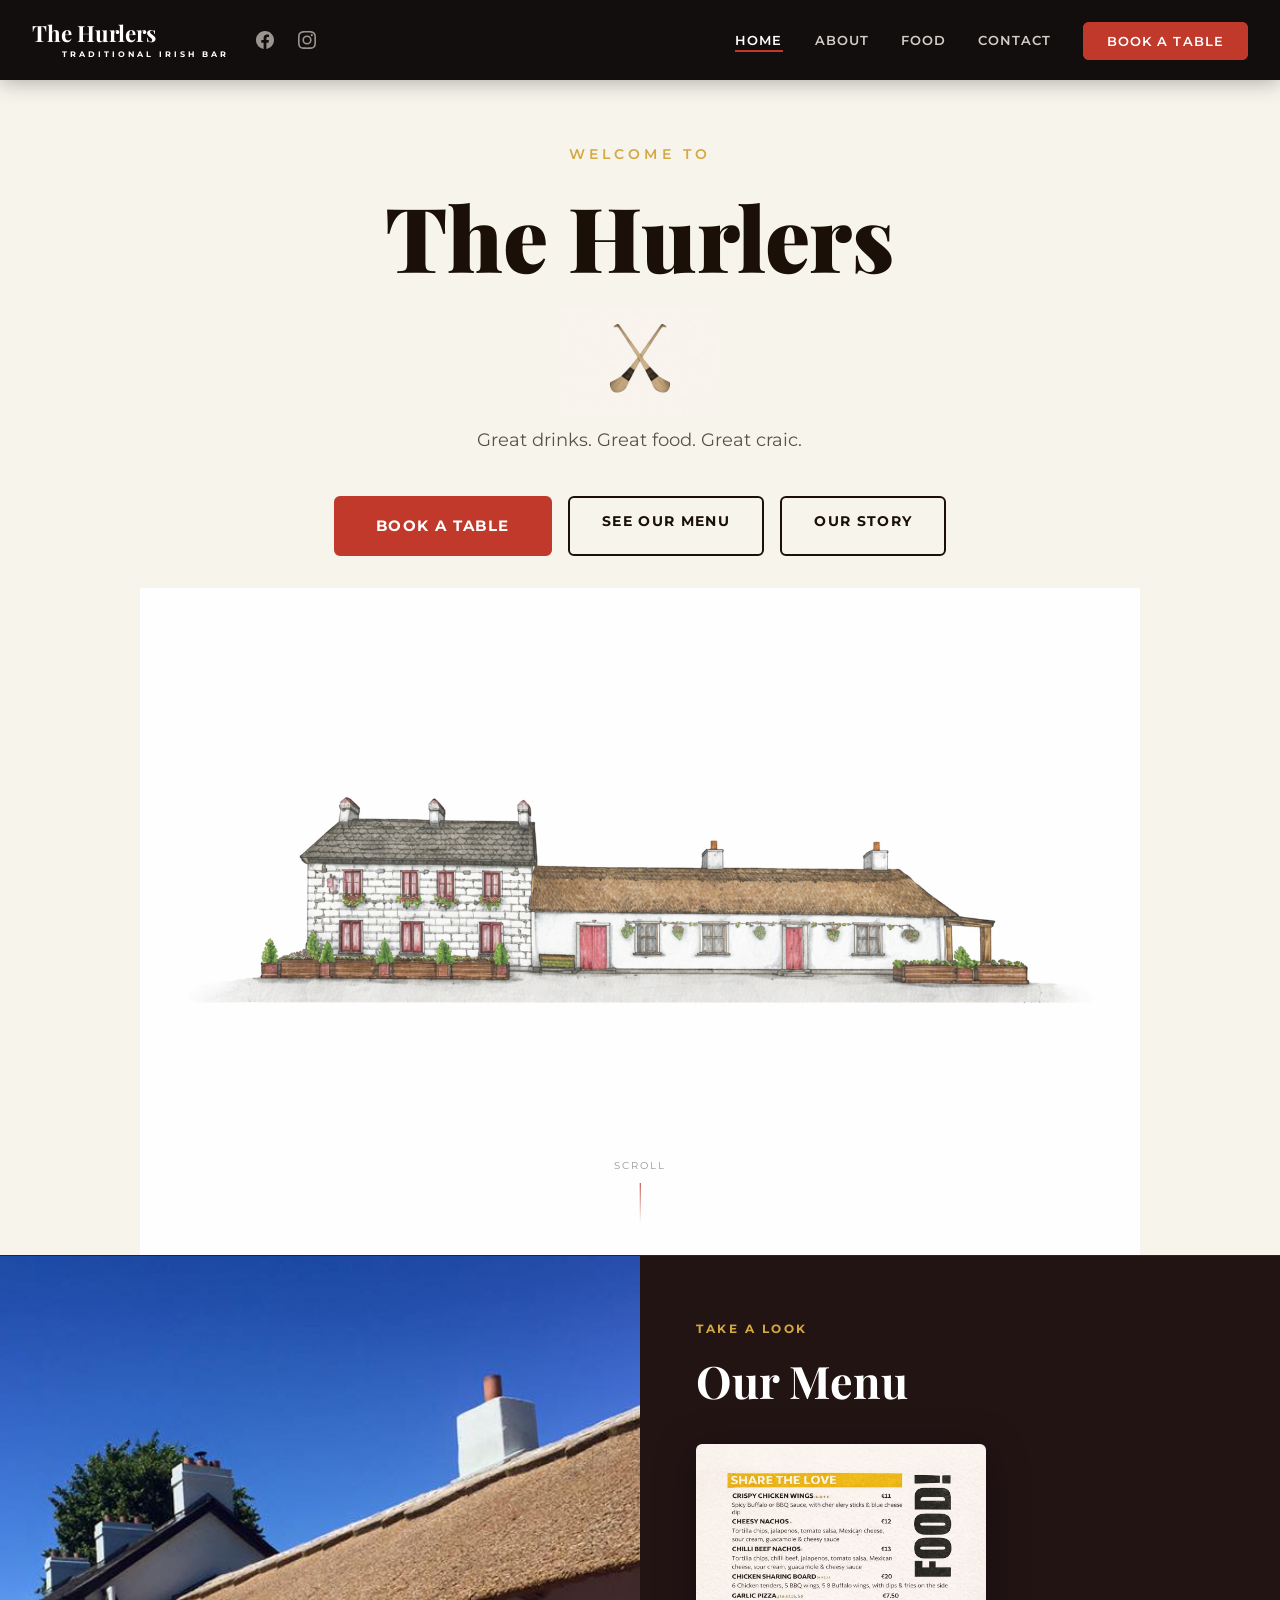
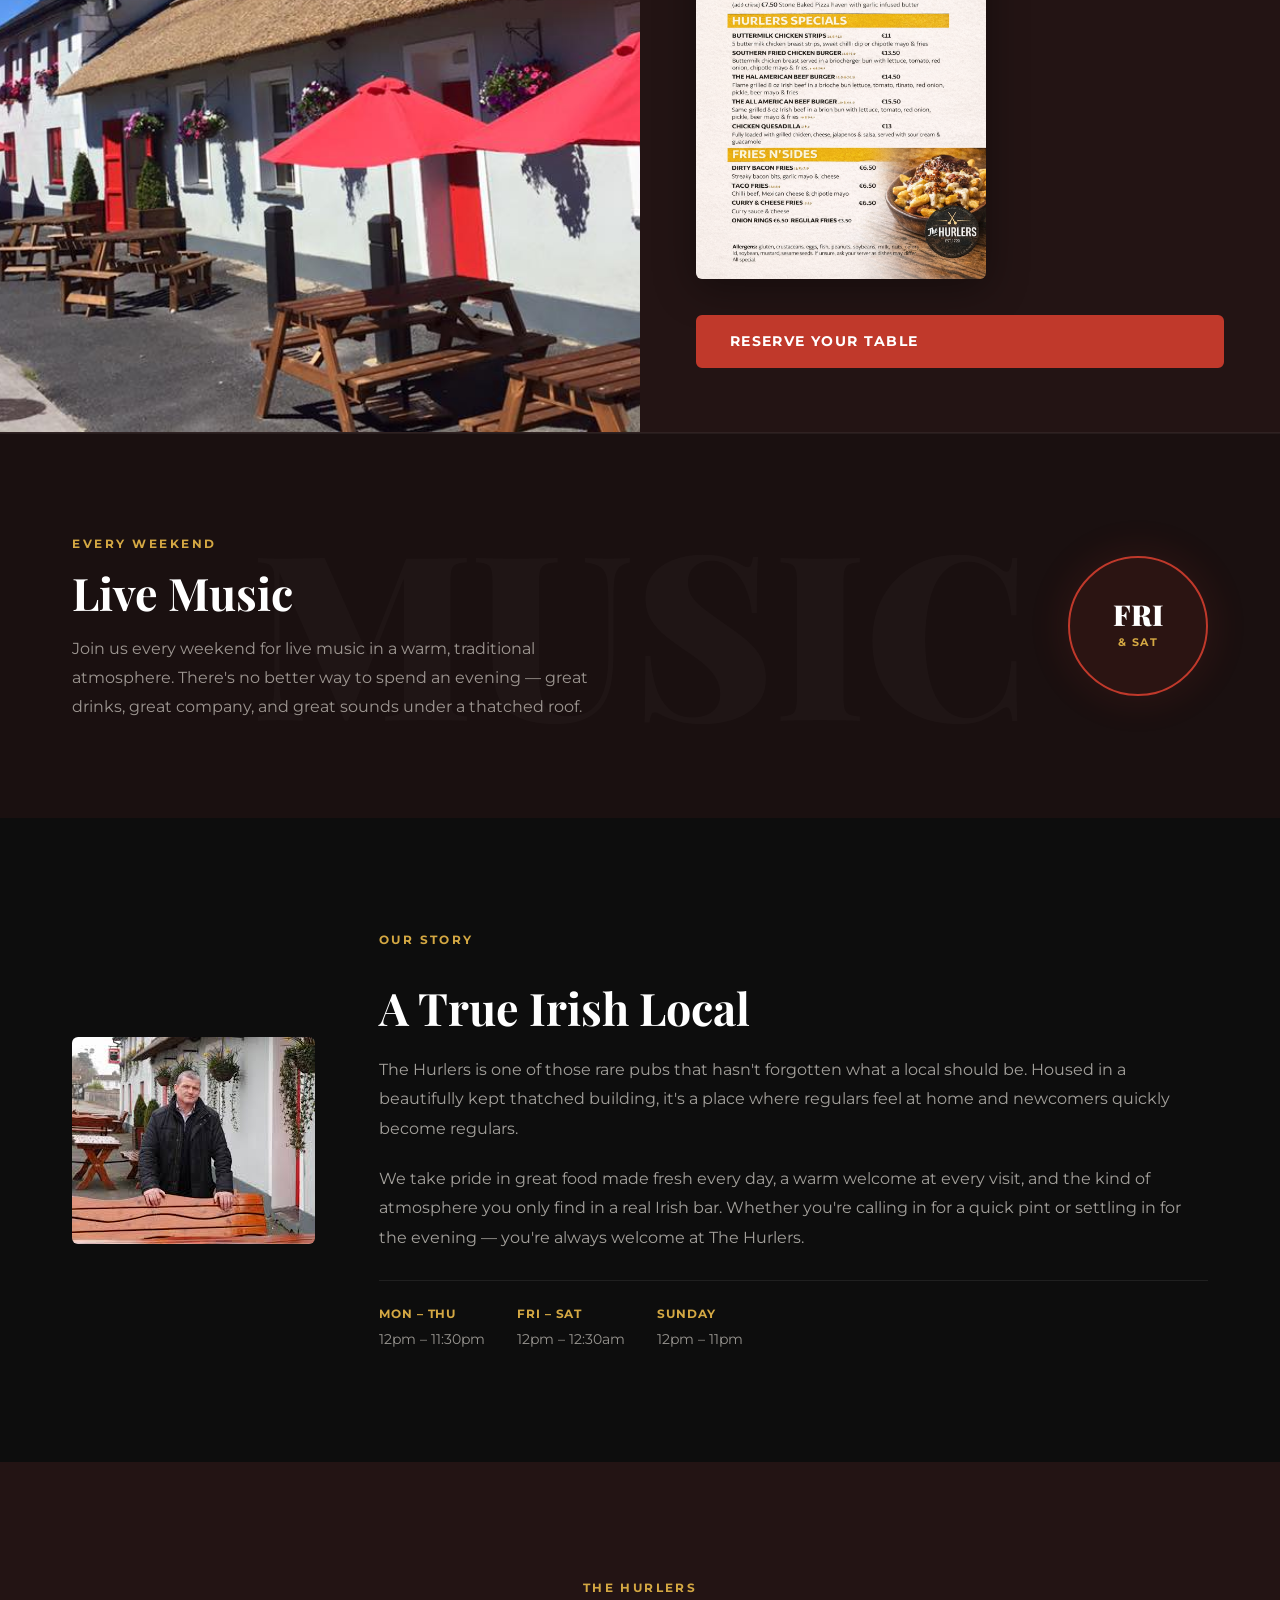
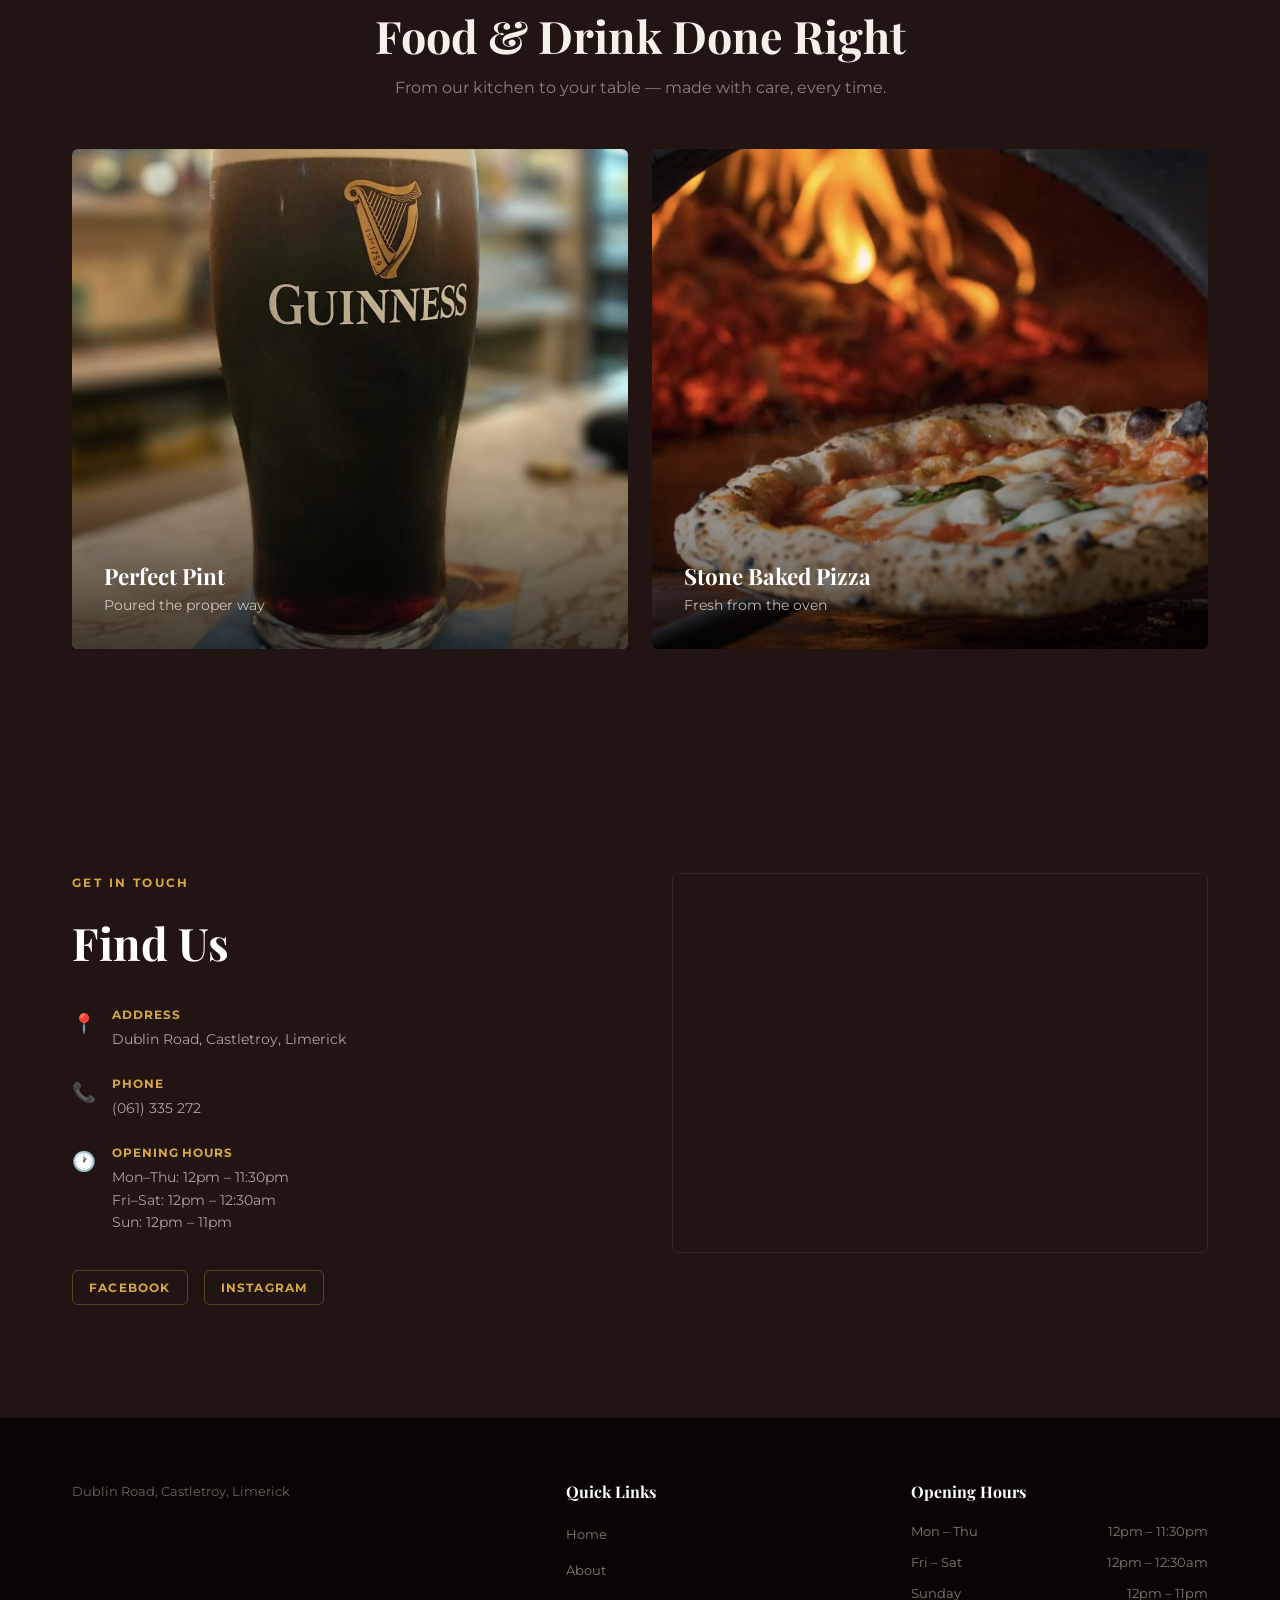
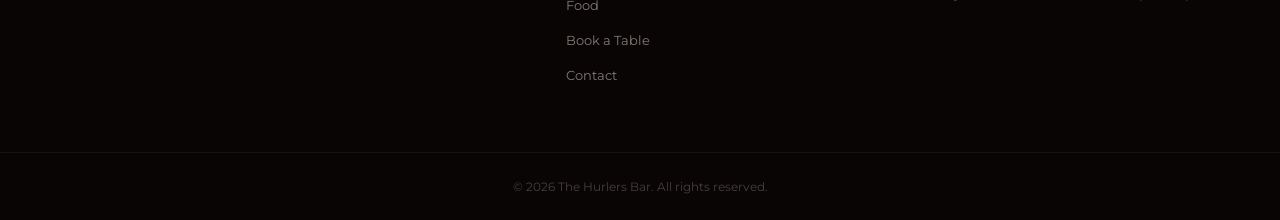
<file: index.html>
<!DOCTYPE html>
<html lang="en">
<head>
  <meta charset="UTF-8" />
  <meta name="viewport" content="width=device-width, initial-scale=1.0" />
  <title>The Hurlers Bar</title>
  <link rel="stylesheet" href="style.css" />
  <link href="https://fonts.googleapis.com/css2?family=Playfair+Display:wght@400;700;900&family=Montserrat:wght@300;400;600;700&display=swap" rel="stylesheet" />
</head>
<body>

  <!-- NAV -->
  <nav class="navbar" id="navbar">
    <div class="nav-inner">
      <div class="nav-left">
        <a href="index.html" class="nav-logo">
          <span class="nav-logo-name">The Hurlers</span>
          <span class="nav-tagline">Traditional Irish Bar</span>
        </a>
        <div class="nav-social">
          <a href="https://www.facebook.com/hurlersbar/" target="_blank" class="nav-social-link" aria-label="Facebook">
            <svg width="18" height="18" viewBox="0 0 24 24" fill="currentColor"><path d="M24 12.073c0-6.627-5.373-12-12-12s-12 5.373-12 12c0 5.99 4.388 10.954 10.125 11.854v-8.385H7.078v-3.47h3.047V9.43c0-3.007 1.792-4.669 4.533-4.669 1.312 0 2.686.235 2.686.235v2.953H15.83c-1.491 0-1.956.925-1.956 1.874v2.25h3.328l-.532 3.47h-2.796v8.385C19.612 23.027 24 18.062 24 12.073z"/></svg>
          </a>
          <a href="https://www.instagram.com/thehurlersbar/" target="_blank" class="nav-social-link" aria-label="Instagram">
            <svg width="18" height="18" viewBox="0 0 24 24" fill="currentColor"><path d="M12 2.163c3.204 0 3.584.012 4.85.07 3.252.148 4.771 1.691 4.919 4.919.058 1.265.069 1.645.069 4.849 0 3.205-.012 3.584-.069 4.849-.149 3.225-1.664 4.771-4.919 4.919-1.266.058-1.644.07-4.85.07-3.204 0-3.584-.012-4.849-.07-3.26-.149-4.771-1.699-4.919-4.92-.058-1.265-.07-1.644-.07-4.849 0-3.204.013-3.583.07-4.849.149-3.227 1.664-4.771 4.919-4.919 1.266-.057 1.645-.069 4.849-.069zM12 0C8.741 0 8.333.014 7.053.072 2.695.272.273 2.69.073 7.052.014 8.333 0 8.741 0 12c0 3.259.014 3.668.072 4.948.2 4.358 2.618 6.78 6.98 6.98C8.333 23.986 8.741 24 12 24c3.259 0 3.668-.014 4.948-.072 4.354-.2 6.782-2.618 6.979-6.98.059-1.28.073-1.689.073-4.948 0-3.259-.014-3.667-.072-4.947-.196-4.354-2.617-6.78-6.979-6.98C15.668.014 15.259 0 12 0zm0 5.838a6.162 6.162 0 100 12.324 6.162 6.162 0 000-12.324zM12 16a4 4 0 110-8 4 4 0 010 8zm6.406-11.845a1.44 1.44 0 100 2.881 1.44 1.44 0 000-2.881z"/></svg>
          </a>
        </div>
      </div>
      <button class="nav-toggle" id="navToggle" aria-label="Toggle menu">
        <span></span><span></span><span></span>
      </button>
      <ul class="nav-links" id="navLinks">
        <li><a href="index.html" class="active">Home</a></li>
        <li><a href="#about">About</a></li>
        <li><a href="#food">Food</a></li>
        <li><a href="#contact">Contact</a></li>
        <li><a href="book.html" class="nav-cta">Book a Table</a></li>
      </ul>
    </div>
  </nav>

  <!-- HERO -->
  <section class="hero" id="home">
    <div class="hero-content">
      <p class="hero-tag fade-in" data-delay="100">Welcome to</p>
      <h1 class="fade-in" data-delay="300">The Hurlers</h1>
      <img src="hurleys.png" alt="The Hurlers" class="hero-logo fade-in" data-delay="400" />
      <p class="hero-sub fade-in" data-delay="500">Great drinks. Great food. Great craic.</p>
      <div class="hero-btns fade-in" data-delay="700">
        <a href="book.html" class="btn btn-primary btn-large">Book a Table</a>
        <a href="#food" class="btn btn-outline-dark btn-large">See Our Menu</a>
        <a href="#about" class="btn btn-outline-dark btn-large">Our Story</a>
      </div>
    </div>
    <div class="hero-building fade-in" data-delay="400">
      <img src="hero img hurlers.png" alt="The Hurlers Bar" />
    </div>
    <div class="hero-scroll">
      <span>Scroll</span>
      <div class="scroll-line"></div>
    </div>
  </section>

  <!-- MENU SECTION -->
  <section class="carvery-banner" id="food">
    <div class="carvery-inner">
      <div class="carvery-img">
        <img src="outsode the hurlers.jpg" alt="The Hurlers Bar exterior" />
      </div>
      <div class="carvery-text">
        <span class="carvery-label">Take a Look</span>
        <h2>Our Menu</h2>
        <div class="menu-display">
          <img src="menu.png" alt="The Hurlers Menu" class="menu-img" id="menuImg" title="Click to enlarge" />
        </div>
        <a href="book.html" class="btn btn-primary">Reserve Your Table</a>
      </div>
    </div>
  </section>

  <!-- MENU LIGHTBOX -->
  <div class="lightbox" id="menuLightbox">
    <button class="lightbox-close" id="lightboxClose">&times;</button>
    <img src="menu.png" alt="The Hurlers Menu" class="lightbox-img" />
  </div>

  <!-- LIVE MUSIC -->
  <section class="music-section" id="music">
    <div class="music-bg-text">MUSIC</div>
    <div class="container">
      <div class="music-inner">
        <div class="music-top">
          <span class="music-label">Every Weekend</span>
          <h2>Live Music</h2>
          <p>Join us every weekend for live music in a warm, traditional atmosphere. There's no better way to spend an evening — great drinks, great company, and great sounds under a thatched roof.</p>
        </div>
        <div class="music-badge">
          <span class="music-day">FRI</span>
          <span class="music-night">&amp; SAT</span>
        </div>
      </div>
    </div>
  </section>

  <!-- ABOUT -->
  <section class="about" id="about">
    <div class="container">
      <div class="about-grid">
        <div class="about-img">
          <img src="our story.jpeg" alt="The Hurlers owner" />
          <div class="about-img-accent"></div>
        </div>
        <div class="about-text">
          <span class="section-label">Our Story</span>
          <h2>A True Irish Local</h2>
          <p>The Hurlers is one of those rare pubs that hasn't forgotten what a local should be. Housed in a beautifully kept thatched building, it's a place where regulars feel at home and newcomers quickly become regulars.</p>
          <p>We take pride in great food made fresh every day, a warm welcome at every visit, and the kind of atmosphere you only find in a real Irish bar. Whether you're calling in for a quick pint or settling in for the evening — you're always welcome at The Hurlers.</p>
          <div class="about-stats">
            <div class="stat">
              <strong>Mon – Thu</strong>
              <span>12pm – 11:30pm</span>
            </div>
            <div class="stat">
              <strong>Fri – Sat</strong>
              <span>12pm – 12:30am</span>
            </div>
            <div class="stat">
              <strong>Sunday</strong>
              <span>12pm – 11pm</span>
            </div>
          </div>
        </div>
      </div>
    </div>
  </section>

  <!-- FOOD HIGHLIGHT -->
  <section class="food-highlight">
    <div class="container">
      <div class="section-header">
        <span class="section-label">The Hurlers</span>
        <h2>Food &amp; Drink Done Right</h2>
        <p>From our kitchen to your table — made with care, every time.</p>
      </div>
      <div class="food-duo">
        <div class="food-duo-card">
          <img src="guinness.jpg" alt="Guinness at The Hurlers" />
          <div class="food-duo-overlay">
            <h3>Perfect Pint</h3>
            <p>Poured the proper way</p>
          </div>
        </div>
        <div class="food-duo-card">
          <img src="pizza.webp" alt="Wood-fired pizza at The Hurlers" />
          <div class="food-duo-overlay">
            <h3>Stone Baked Pizza</h3>
            <p>Fresh from the oven</p>
          </div>
        </div>
      </div>
    </div>
  </section>

  <!-- CONTACT -->
  <section class="contact-section" id="contact">
    <div class="container">
      <div class="contact-grid">
        <div class="contact-info">
          <span class="section-label">Get In Touch</span>
          <h2>Find Us</h2>
          <div class="contact-items">
            <div class="contact-item">
              <div class="contact-icon">📍</div>
              <div>
                <strong>Address</strong>
                <p>Dublin Road, Castletroy, Limerick</p>
              </div>
            </div>
            <div class="contact-item">
              <div class="contact-icon">📞</div>
              <div>
                <strong>Phone</strong>
                <p>(061) 335 272</p>
              </div>
            </div>
            <div class="contact-item">
              <div class="contact-icon">🕐</div>
              <div>
                <strong>Opening Hours</strong>
                <p>Mon–Thu: 12pm – 11:30pm<br />Fri–Sat: 12pm – 12:30am<br />Sun: 12pm – 11pm</p>
              </div>
            </div>
          </div>
          <div class="social-links">
            <a href="https://www.facebook.com/hurlersbar/" target="_blank" class="social-link">Facebook</a>
            <a href="https://www.instagram.com/thehurlersbar/" target="_blank" class="social-link">Instagram</a>
          </div>
        </div>
        <div class="contact-map">
          <iframe
            src="https://www.openstreetmap.org/export/embed.html?bbox=-8.6450%2C52.6560%2C-8.6200%2C52.6720&amp;layer=mapnik"
            width="100%" height="100%" style="border:0;" allowfullscreen="" loading="lazy"
            title="The Hurlers Bar location">
          </iframe>
        </div>
      </div>
    </div>
  </section>

  <!-- FOOTER -->
  <footer class="footer">
    <div class="footer-inner">
      <div class="footer-logo">
         
        <p>Dublin Road, Castletroy, Limerick</p>
      </div>
      <div class="footer-links">
        <h4>Quick Links</h4>
        <ul>
          <li><a href="index.html">Home</a></li>
          <li><a href="#about">About</a></li>
          <li><a href="#food">Food</a></li>
          <li><a href="book.html">Book a Table</a></li>
          <li><a href="#contact">Contact</a></li>
        </ul>
      </div>
      <div class="footer-hours">
        <h4>Opening Hours</h4>
        <ul>
          <li><span>Mon – Thu</span><span>12pm – 11:30pm</span></li>
          <li><span>Fri – Sat</span><span>12pm – 12:30am</span></li>
          <li><span>Sunday</span><span>12pm – 11pm</span></li>
        </ul>
      </div>
    </div>
    <div class="footer-bottom">
      <p>&copy; 2026 The Hurlers Bar. All rights reserved.</p>
    </div>
  </footer>

  <!-- MOBILE SOCIAL BAR -->
  <div class="mobile-social-bar">
    <a href="https://www.facebook.com/hurlersbar/" target="_blank" class="mobile-social-link">
      <svg width="22" height="22" viewBox="0 0 24 24" fill="currentColor"><path d="M24 12.073c0-6.627-5.373-12-12-12s-12 5.373-12 12c0 5.99 4.388 10.954 10.125 11.854v-8.385H7.078v-3.47h3.047V9.43c0-3.007 1.792-4.669 4.533-4.669 1.312 0 2.686.235 2.686.235v2.953H15.83c-1.491 0-1.956.925-1.956 1.874v2.25h3.328l-.532 3.47h-2.796v8.385C19.612 23.027 24 18.062 24 12.073z"/></svg>
      <span>Facebook</span>
    </a>
    <a href="https://www.instagram.com/thehurlersbar/" target="_blank" class="mobile-social-link">
      <svg width="22" height="22" viewBox="0 0 24 24" fill="currentColor"><path d="M12 2.163c3.204 0 3.584.012 4.85.07 3.252.148 4.771 1.691 4.919 4.919.058 1.265.069 1.645.069 4.849 0 3.205-.012 3.584-.069 4.849-.149 3.225-1.664 4.771-4.919 4.919-1.266.058-1.644.07-4.85.07-3.204 0-3.584-.012-4.849-.07-3.26-.149-4.771-1.699-4.919-4.92-.058-1.265-.07-1.644-.07-4.849 0-3.204.013-3.583.07-4.849.149-3.227 1.664-4.771 4.919-4.919 1.266-.057 1.645-.069 4.849-.069zM12 0C8.741 0 8.333.014 7.053.072 2.695.272.273 2.69.073 7.052.014 8.333 0 8.741 0 12c0 3.259.014 3.668.072 4.948.2 4.358 2.618 6.78 6.98 6.98C8.333 23.986 8.741 24 12 24c3.259 0 3.668-.014 4.948-.072 4.354-.2 6.782-2.618 6.979-6.98.059-1.28.073-1.689.073-4.948 0-3.259-.014-3.667-.072-4.947-.196-4.354-2.617-6.78-6.979-6.98C15.668.014 15.259 0 12 0zm0 5.838a6.162 6.162 0 100 12.324 6.162 6.162 0 000-12.324zM12 16a4 4 0 110-8 4 4 0 010 8zm6.406-11.845a1.44 1.44 0 100 2.881 1.44 1.44 0 000-2.881z"/></svg>
      <span>Instagram</span>
    </a>
  </div>

  <script src="main.js"></script>
</body>
</html>
</file>
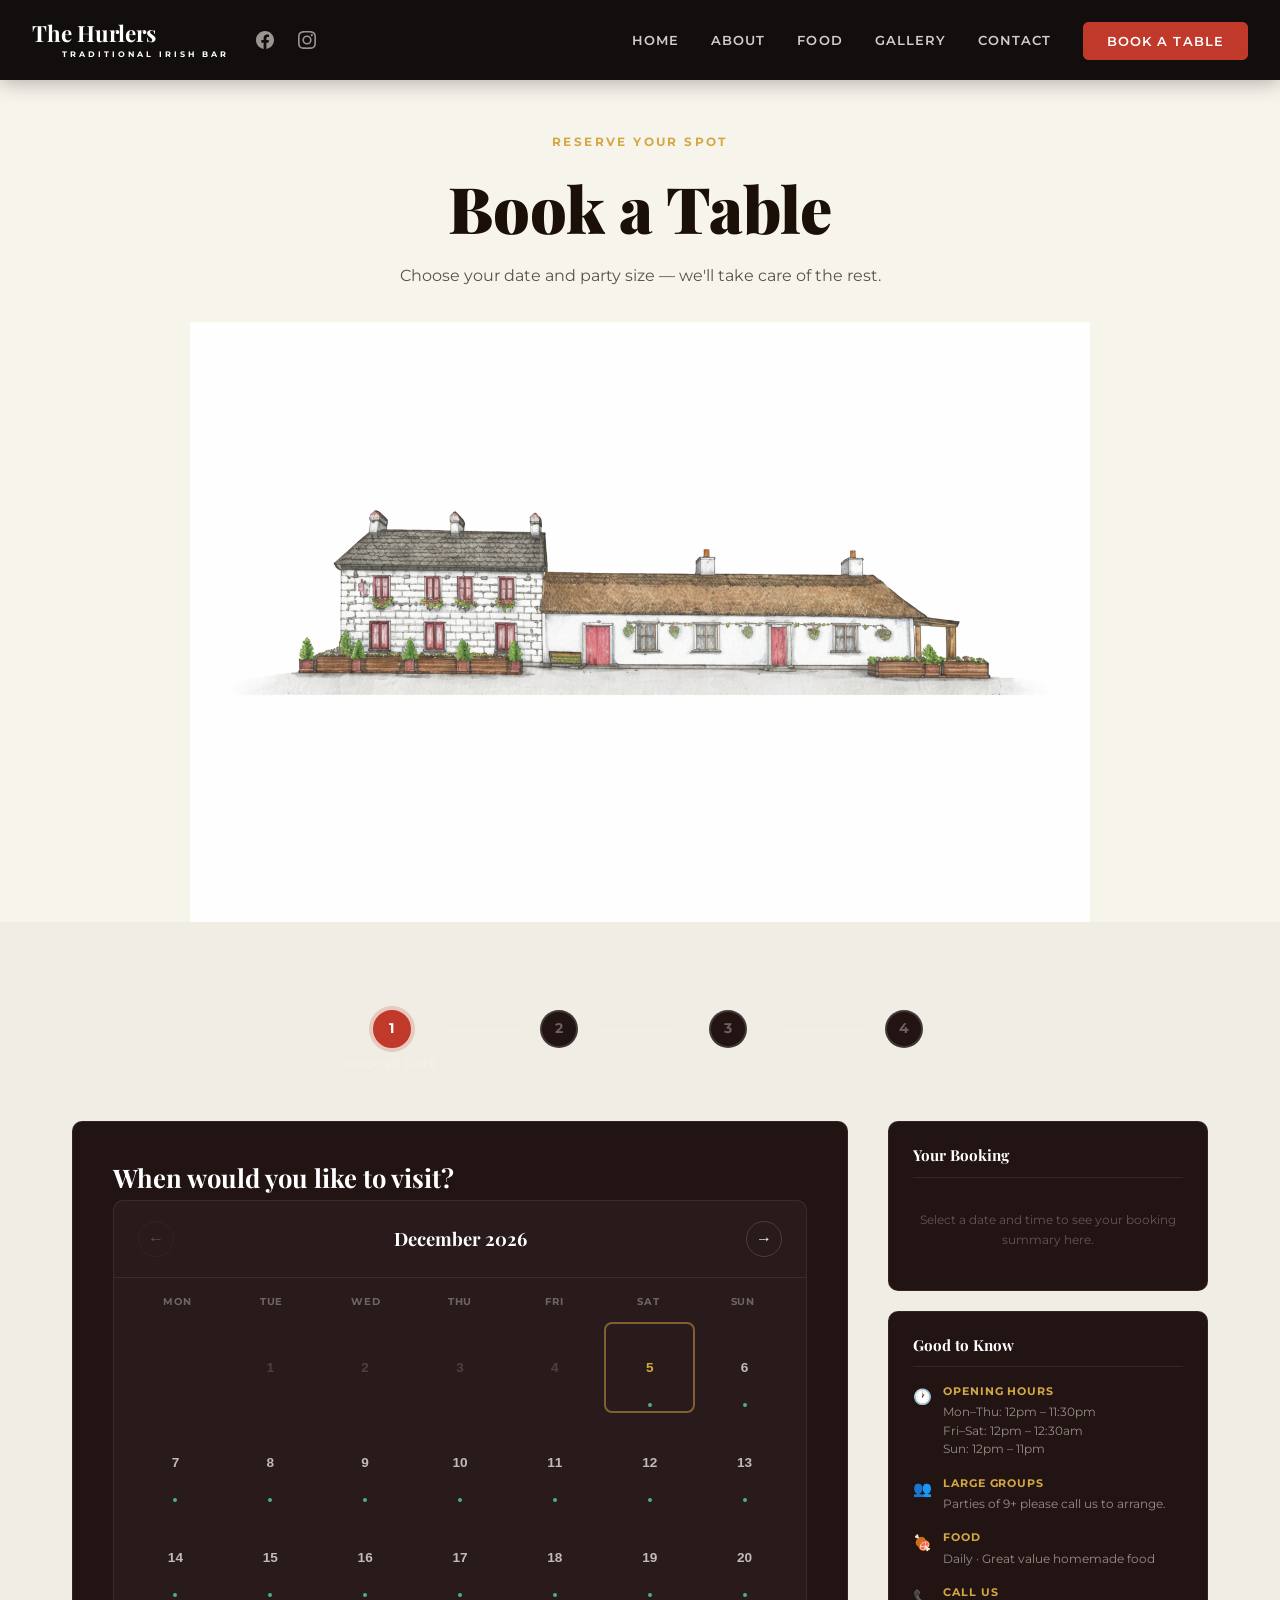
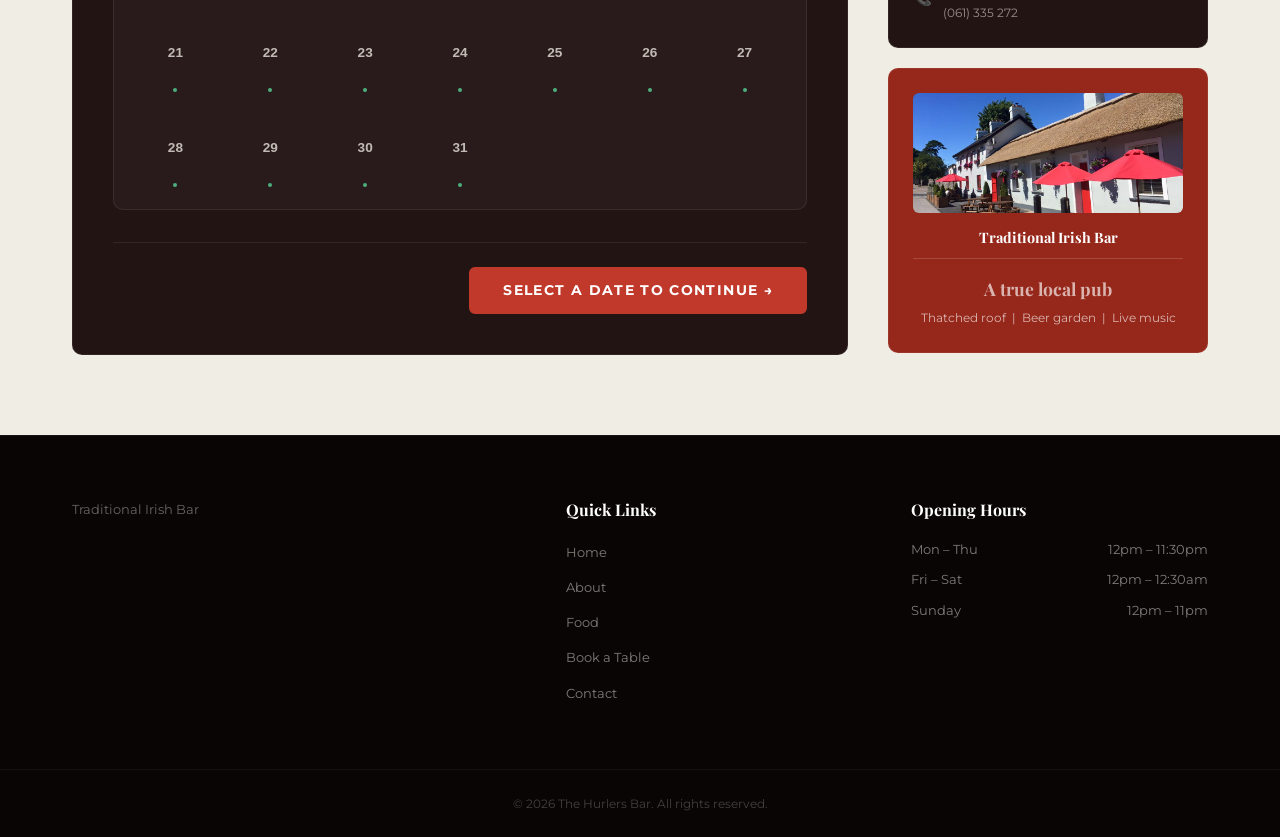
<file: book.html>
<!DOCTYPE html>
<html lang="en">
<head>
  <meta charset="UTF-8" />
  <meta name="viewport" content="width=device-width, initial-scale=1.0" />
  <title>Book a Table – The Hurlers Bar</title>
  <link rel="stylesheet" href="style.css" />
  <link rel="stylesheet" href="booking.css" />
  <link href="https://fonts.googleapis.com/css2?family=Playfair+Display:wght@400;700;900&family=Montserrat:wght@300;400;600;700&display=swap" rel="stylesheet" />
</head>
<body>

  <!-- NAV -->
  <nav class="navbar" id="navbar">
    <div class="nav-inner">
      <div class="nav-left">
        <a href="index.html" class="nav-logo">
          <span class="nav-logo-name">The Hurlers</span>
          <span class="nav-tagline">Traditional Irish Bar</span>
        </a>
        <div class="nav-social">
          <a href="https://www.facebook.com/hurlersbar/" target="_blank" class="nav-social-link" aria-label="Facebook">
            <svg width="18" height="18" viewBox="0 0 24 24" fill="currentColor"><path d="M24 12.073c0-6.627-5.373-12-12-12s-12 5.373-12 12c0 5.99 4.388 10.954 10.125 11.854v-8.385H7.078v-3.47h3.047V9.43c0-3.007 1.792-4.669 4.533-4.669 1.312 0 2.686.235 2.686.235v2.953H15.83c-1.491 0-1.956.925-1.956 1.874v2.25h3.328l-.532 3.47h-2.796v8.385C19.612 23.027 24 18.062 24 12.073z"/></svg>
          </a>
          <a href="https://www.instagram.com/thehurlersbar/" target="_blank" class="nav-social-link" aria-label="Instagram">
            <svg width="18" height="18" viewBox="0 0 24 24" fill="currentColor"><path d="M12 2.163c3.204 0 3.584.012 4.85.07 3.252.148 4.771 1.691 4.919 4.919.058 1.265.069 1.645.069 4.849 0 3.205-.012 3.584-.069 4.849-.149 3.225-1.664 4.771-4.919 4.919-1.266.058-1.644.07-4.85.07-3.204 0-3.584-.012-4.849-.07-3.26-.149-4.771-1.699-4.919-4.92-.058-1.265-.07-1.644-.07-4.849 0-3.204.013-3.583.07-4.849.149-3.227 1.664-4.771 4.919-4.919 1.266-.057 1.645-.069 4.849-.069zM12 0C8.741 0 8.333.014 7.053.072 2.695.272.273 2.69.073 7.052.014 8.333 0 8.741 0 12c0 3.259.014 3.668.072 4.948.2 4.358 2.618 6.78 6.98 6.98C8.333 23.986 8.741 24 12 24c3.259 0 3.668-.014 4.948-.072 4.354-.2 6.782-2.618 6.979-6.98.059-1.28.073-1.689.073-4.948 0-3.259-.014-3.667-.072-4.947-.196-4.354-2.617-6.78-6.979-6.98C15.668.014 15.259 0 12 0zm0 5.838a6.162 6.162 0 100 12.324 6.162 6.162 0 000-12.324zM12 16a4 4 0 110-8 4 4 0 010 8zm6.406-11.845a1.44 1.44 0 100 2.881 1.44 1.44 0 000-2.881z"/></svg>
          </a>
        </div>
      </div>
      <button class="nav-toggle" id="navToggle" aria-label="Toggle menu">
        <span></span><span></span><span></span>
      </button>
      <ul class="nav-links" id="navLinks">
        <li><a href="index.html">Home</a></li>
        <li><a href="index.html#about">About</a></li>
        <li><a href="index.html#food">Food</a></li>
        <li><a href="index.html#gallery">Gallery</a></li>
        <li><a href="index.html#contact">Contact</a></li>
        <li><a href="book.html" class="nav-cta active">Book a Table</a></li>
      </ul>
    </div>
  </nav>

  <!-- PAGE HERO -->
  <section class="page-hero">
    <div class="page-hero-content">
      <span class="section-label fade-in" data-delay="100">Reserve Your Spot</span>
      <h1 class="fade-in" data-delay="300">Book a Table</h1>
      <p class="fade-in" data-delay="500">Choose your date and party size — we'll take care of the rest.</p>
    </div>
    <div class="page-hero-building fade-in" data-delay="200">
      <img src="hero img hurlers.png" alt="The Hurlers Bar" />
    </div>
  </section>

  <!-- BOOKING APP -->
  <section class="booking-section">
    <div class="container">

      <!-- PROGRESS BAR -->
      <div class="progress-bar-wrap">
        <div class="progress-steps">
          <div class="progress-step active" id="ps1">
            <div class="ps-circle">1</div>
            <span>Choose Date</span>
          </div>
          <div class="progress-line"></div>
          <div class="progress-step" id="ps2">
            <div class="ps-circle">2</div>
            <span>Guests</span>
          </div>
          <div class="progress-line"></div>
          <div class="progress-step" id="ps3">
            <div class="ps-circle">3</div>
            <span>Your Details</span>
          </div>
          <div class="progress-line"></div>
          <div class="progress-step" id="ps4">
            <div class="ps-circle">4</div>
            <span>Confirm</span>
          </div>
        </div>
      </div>

      <div class="booking-wrapper">

        <!-- ══ MAIN FORM AREA ══ -->
        <div class="booking-main">

          <!-- ── STEP 1: DATE ── -->
          <div class="bstep active" id="bstep1">
            <h2 class="step-heading">When would you like to visit?</h2>

            <div class="calendar-wrap">
              <div class="calendar-header">
                <button type="button" class="cal-nav" id="calPrev">&#8592;</button>
                <span class="cal-month-label" id="calMonthLabel"></span>
                <button type="button" class="cal-nav" id="calNext">&#8594;</button>
              </div>
              <div class="calendar-grid">
                <div class="cal-day-name">Mon</div>
                <div class="cal-day-name">Tue</div>
                <div class="cal-day-name">Wed</div>
                <div class="cal-day-name">Thu</div>
                <div class="cal-day-name">Fri</div>
                <div class="cal-day-name">Sat</div>
                <div class="cal-day-name">Sun</div>
              </div>
              <div class="calendar-days" id="calendarDays"></div>
            </div>

            <div class="bstep-footer">
              <button type="button" class="btn btn-primary" id="step1Next" disabled>Select a date to continue &rarr;</button>
            </div>
          </div>

          <!-- ── STEP 2: GUESTS ── -->
          <div class="bstep" id="bstep2">
            <h2 class="step-heading">How many guests?</h2>
            <p class="step-sub" id="step2Sub"></p>

            <div class="guest-selector">
              <div class="guest-chips">
                <button type="button" class="guest-chip" data-guests="1">1</button>
                <button type="button" class="guest-chip" data-guests="2">2</button>
                <button type="button" class="guest-chip" data-guests="3">3</button>
                <button type="button" class="guest-chip" data-guests="4">4</button>
                <button type="button" class="guest-chip" data-guests="5">5</button>
                <button type="button" class="guest-chip" data-guests="6">6</button>
                <button type="button" class="guest-chip" data-guests="7">7</button>
                <button type="button" class="guest-chip" data-guests="8">8</button>
                <button type="button" class="guest-chip large-party" data-guests="9">9+</button>
              </div>
              <p class="large-party-msg" id="largePartyMsg">For parties of 9 or more please <a href="index.html#contact">call us directly</a>.</p>
            </div>

            <div class="bstep-footer">
              <button type="button" class="btn btn-ghost" onclick="goToStep(1)">&larr; Back</button>
              <button type="button" class="btn btn-primary" id="step2Next" disabled>Continue &rarr;</button>
            </div>
          </div>

          <!-- ── STEP 3: DETAILS ── -->
          <div class="bstep" id="bstep3">
            <h2 class="step-heading">Your details</h2>

            <div class="booking-summary-bar" id="summaryBar3"></div>

            <form id="detailsForm" novalidate>
              <div class="form-row">
                <div class="form-group">
                  <label for="firstName">First Name *</label>
                  <input type="text" id="firstName" placeholder="John" required />
                </div>
                <div class="form-group">
                  <label for="lastName">Last Name *</label>
                  <input type="text" id="lastName" placeholder="Doe" required />
                </div>
              </div>
              <div class="form-row">
                <div class="form-group">
                  <label for="email">Email *</label>
                  <input type="email" id="email" placeholder="john@example.com" required />
                </div>
                <div class="form-group">
                  <label for="phone">Phone *</label>
                  <input type="tel" id="phone" placeholder="(061) 335 272" required />
                </div>
              </div>
              <div class="form-group">
                <label for="occasion">Occasion (optional)</label>
                <select id="occasion">
                  <option value="">No special occasion</option>
                  <option value="Birthday">Birthday</option>
                  <option value="Anniversary">Anniversary</option>
                  <option value="Date Night">Date Night</option>
                  <option value="Business Meal">Business Meal</option>
                  <option value="Celebration">Celebration</option>
                  <option value="Match Day">Match Day</option>
                  <option value="Other">Other</option>
                </select>
              </div>
              <div class="form-group">
                <label for="requests">Special Requests / Dietary Requirements</label>
                <textarea id="requests" rows="3" placeholder="e.g. window seat, nut allergy, high chair..."></textarea>
              </div>
              <div class="form-group checkbox-group">
                <label class="checkbox-label">
                  <input type="checkbox" id="carveryOpt" />
                  <span class="checkmark"></span>
                  We'd like the Carvery Lunch (Mon–Sun, 12pm–3pm)
                </label>
              </div>
              <div class="form-group checkbox-group">
                <label class="checkbox-label">
                  <input type="checkbox" id="privacyOpt" required />
                  <span class="checkmark"></span>
                  I agree to The Hurlers storing my contact details for this reservation *
                </label>
              </div>
            </form>

            <div class="bstep-footer">
              <button type="button" class="btn btn-ghost" onclick="goToStep(2)">&larr; Back</button>
              <button type="button" class="btn btn-primary" onclick="submitBooking()">Review Booking &rarr;</button>
            </div>
          </div>

          <!-- ── STEP 4: CONFIRMATION ── -->
          <div class="bstep" id="bstep4">
            <div class="confirmation-wrap">
              <div class="conf-icon">&#10003;</div>
              <h2>Booking Confirmed!</h2>
              <p class="conf-intro">Thank you, <strong id="confName"></strong>. Your table is reserved at The Hurlers.</p>

              <div class="conf-card" id="confCard"></div>

              <p class="conf-note">A confirmation will be sent to <strong id="confEmail"></strong>. If you need to make any changes, call us on <strong>(061) 335 272</strong>.</p>

              <div class="conf-actions">
                <a href="index.html" class="btn btn-outline">Back to Home</a>
                <button type="button" class="btn btn-primary" onclick="newBooking()">Make Another Booking</button>
              </div>
            </div>
          </div>

        </div>

        <!-- ══ SIDEBAR ══ -->
        <aside class="booking-sidebar">

          <!-- Live Summary Card -->
          <div class="sidebar-card summary-card" id="liveSummary">
            <h3>Your Booking</h3>
            <div class="summary-rows" id="summaryRows">
              <div class="summary-empty">Select a date and time to see your booking summary here.</div>
            </div>
          </div>

          <!-- Info Card -->
          <div class="sidebar-card">
            <h3>Good to Know</h3>
            <ul class="sidebar-list">
              <li>
                <span class="sidebar-icon">🕐</span>
                <div>
                  <strong>Opening Hours</strong>
                  <p>Mon–Thu: 12pm – 11:30pm</p>
                  <p>Fri–Sat: 12pm – 12:30am</p>
                  <p>Sun: 12pm – 11pm</p>
                </div>
              </li>
              <li>
                <span class="sidebar-icon">👥</span>
                <div>
                  <strong>Large Groups</strong>
                  <p>Parties of 9+ please call us to arrange.</p>
                </div>
              </li>
              <li>
                <span class="sidebar-icon">🍖</span>
                <div>
                  <strong>Food</strong>
                  <p>Daily · Great value homemade food</p>
                </div>
              </li>
              <li>
                <span class="sidebar-icon">📞</span>
                <div>
                  <strong>Call Us</strong>
                  <p>(061) 335 272</p>
                </div>
              </li>
            </ul>
          </div>

          <div class="sidebar-card sidebar-card--red">
            <img src="outsode the hurlers.jpg" alt="The Hurlers" style="width:100%;border-radius:6px;margin-bottom:1rem;height:120px;object-fit:cover;" />
            <h3>Traditional Irish Bar</h3>
            <p class="price-tag" style="font-size:1.1rem;">A true local pub</p>
            <p>Thatched roof &nbsp;|&nbsp; Beer garden &nbsp;|&nbsp; Live music</p>
          </div>

        </aside>
      </div>
    </div>
  </section>

  <!-- FOOTER -->
  <footer class="footer">
    <div class="footer-inner">
      <div class="footer-logo">
       
        <p>Traditional Irish Bar</p>
      </div>
      <div class="footer-links">
        <h4>Quick Links</h4>
        <ul>
          <li><a href="index.html">Home</a></li>
          <li><a href="index.html#about">About</a></li>
          <li><a href="index.html#food">Food</a></li>
          <li><a href="book.html">Book a Table</a></li>
          <li><a href="index.html#contact">Contact</a></li>
        </ul>
      </div>
      <div class="footer-hours">
        <h4>Opening Hours</h4>
        <ul>
          <li><span>Mon – Thu</span><span>12pm – 11:30pm</span></li>
          <li><span>Fri – Sat</span><span>12pm – 12:30am</span></li>
          <li><span>Sunday</span><span>12pm – 11pm</span></li>
        </ul>
      </div>
    </div>
    <div class="footer-bottom">
      <p>&copy; 2026 The Hurlers Bar. All rights reserved.</p>
    </div>
  </footer>

  <!-- MOBILE SOCIAL BAR -->
  <div class="mobile-social-bar">
    <a href="https://www.facebook.com/hurlersbar/" target="_blank" class="mobile-social-link">
      <svg width="22" height="22" viewBox="0 0 24 24" fill="currentColor"><path d="M24 12.073c0-6.627-5.373-12-12-12s-12 5.373-12 12c0 5.99 4.388 10.954 10.125 11.854v-8.385H7.078v-3.47h3.047V9.43c0-3.007 1.792-4.669 4.533-4.669 1.312 0 2.686.235 2.686.235v2.953H15.83c-1.491 0-1.956.925-1.956 1.874v2.25h3.328l-.532 3.47h-2.796v8.385C19.612 23.027 24 18.062 24 12.073z"/></svg>
      <span>Facebook</span>
    </a>
    <a href="https://www.instagram.com/thehurlersbar/" target="_blank" class="mobile-social-link">
      <svg width="22" height="22" viewBox="0 0 24 24" fill="currentColor"><path d="M12 2.163c3.204 0 3.584.012 4.85.07 3.252.148 4.771 1.691 4.919 4.919.058 1.265.069 1.645.069 4.849 0 3.205-.012 3.584-.069 4.849-.149 3.225-1.664 4.771-4.919 4.919-1.266.058-1.644.07-4.85.07-3.204 0-3.584-.012-4.849-.07-3.26-.149-4.771-1.699-4.919-4.92-.058-1.265-.07-1.644-.07-4.849 0-3.204.013-3.583.07-4.849.149-3.227 1.664-4.771 4.919-4.919 1.266-.057 1.645-.069 4.849-.069zM12 0C8.741 0 8.333.014 7.053.072 2.695.272.273 2.69.073 7.052.014 8.333 0 8.741 0 12c0 3.259.014 3.668.072 4.948.2 4.358 2.618 6.78 6.98 6.98C8.333 23.986 8.741 24 12 24c3.259 0 3.668-.014 4.948-.072 4.354-.2 6.782-2.618 6.979-6.98.059-1.28.073-1.689.073-4.948 0-3.259-.014-3.667-.072-4.947-.196-4.354-2.617-6.78-6.979-6.98C15.668.014 15.259 0 12 0zm0 5.838a6.162 6.162 0 100 12.324 6.162 6.162 0 000-12.324zM12 16a4 4 0 110-8 4 4 0 010 8zm6.406-11.845a1.44 1.44 0 100 2.881 1.44 1.44 0 000-2.881z"/></svg>
      <span>Instagram</span>
    </a>
  </div>

  <script src="main.js"></script>
  <script src="booking.js"></script>
</body>
</html>
</file>
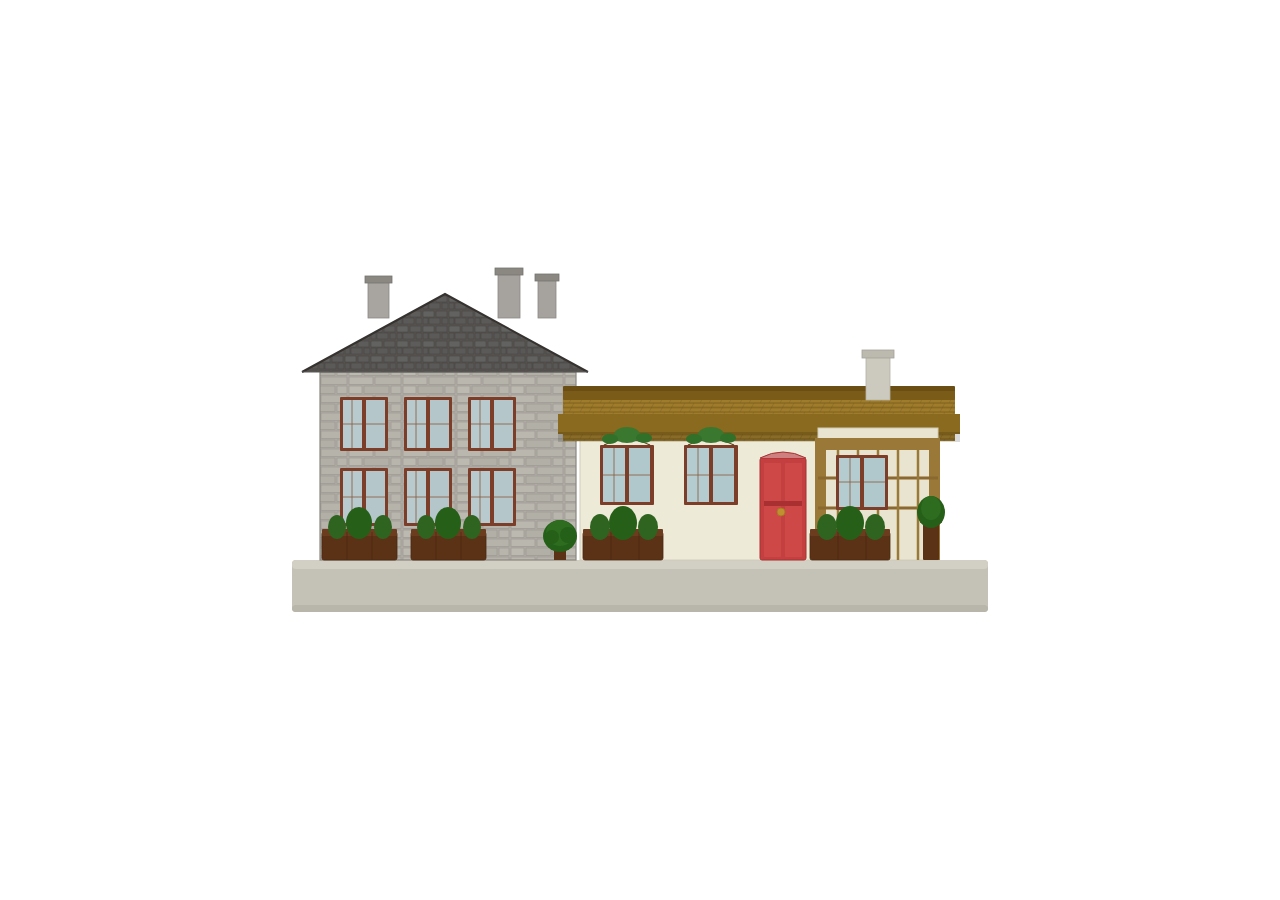
<file: building.html>
<!DOCTYPE html>
<html lang="en">
<head>
  <meta charset="UTF-8" />
  <meta name="viewport" content="width=device-width, initial-scale=1.0" />
  <title>The Hurlers – Building Illustration</title>
  <style>
    * { margin: 0; padding: 0; box-sizing: border-box; }
    body {
      background: white;
      display: flex;
      justify-content: center;
      align-items: center;
      min-height: 100vh;
      padding: 40px;
    }
    svg { max-width: 100%; height: auto; }
  </style>
</head>
<body>

<svg width="800" height="400" viewBox="0 0 800 400" xmlns="http://www.w3.org/2000/svg">
  <defs>

    <!-- Stone wall pattern -->
    <pattern id="stone" x="0" y="0" width="54" height="18" patternUnits="userSpaceOnUse">
      <rect width="54" height="18" fill="#b0ada4"/>
      <rect x="1"  y="1"  width="24" height="7.5" fill="#bab7ae" stroke="#989490" stroke-width="0.6"/>
      <rect x="27" y="1"  width="26" height="7.5" fill="#b6b3aa" stroke="#989490" stroke-width="0.6"/>
      <rect x="1"  y="10" width="13" height="7.5" fill="#bcb9b0" stroke="#989490" stroke-width="0.6"/>
      <rect x="16" y="10" width="25" height="7.5" fill="#b2afa6" stroke="#989490" stroke-width="0.6"/>
      <rect x="43" y="10" width="10" height="7.5" fill="#b8b5ac" stroke="#989490" stroke-width="0.6"/>
    </pattern>

    <!-- Slate roof pattern -->
    <pattern id="slate" x="0" y="0" width="26" height="15" patternUnits="userSpaceOnUse">
      <rect width="26" height="15" fill="#575450"/>
      <rect x="1"  y="1"   width="11" height="6" fill="#626260" stroke="#424040" stroke-width="0.5"/>
      <rect x="14" y="1"   width="11" height="6" fill="#5e5c5a" stroke="#424040" stroke-width="0.5"/>
      <rect x="7"  y="8"   width="11" height="6" fill="#5c5a58" stroke="#424040" stroke-width="0.5"/>
      <rect x="20" y="8"   width="6"  height="6" fill="#5a5856" stroke="#424040" stroke-width="0.5"/>
      <rect x="1"  y="8"   width="5"  height="6" fill="#5a5856" stroke="#424040" stroke-width="0.5"/>
    </pattern>

    <!-- Thatch pattern -->
    <pattern id="thatch" x="0" y="0" width="20" height="9" patternUnits="userSpaceOnUse">
      <rect width="20" height="9" fill="#9e7c2c"/>
      <line x1="0" y1="4.5" x2="20" y2="4.5" stroke="#896820" stroke-width="1.8"/>
      <line x1="0" y1="0"   x2="20" y2="0"   stroke="#7a5e1c" stroke-width="0.9"/>
      <line x1="0" y1="9"   x2="20" y2="9"   stroke="#7a5e1c" stroke-width="0.9"/>
      <line x1="5"  y1="0"  x2="0"  y2="9"   stroke="#6a5018" stroke-width="0.7" opacity="0.4"/>
      <line x1="14" y1="0"  x2="9"  y2="9"   stroke="#6a5018" stroke-width="0.7" opacity="0.4"/>
    </pattern>

    <!-- Clip path for gabled roof -->
    <clipPath id="roofClip">
      <polygon points="62,122 205,44 348,122"/>
    </clipPath>

  </defs>

  <!-- ===================================================
       GROUND
  ==================================================== -->
  <rect x="52" y="310" width="696" height="52" rx="4" fill="#c4c1b6"/>
  <rect x="52" y="310" width="696" height="9"  rx="4" fill="#d2cfc4"/>
  <rect x="52" y="355" width="696" height="7"  rx="4" fill="#b8b5aa"/>

  <!-- ===================================================
       STONE BUILDING (LEFT)
  ==================================================== -->

  <!-- Stone walls -->
  <rect x="80" y="122" width="256" height="188" fill="url(#stone)"/>
  <!-- Wall outline -->
  <rect x="80" y="122" width="256" height="188" fill="none" stroke="#8a8880" stroke-width="1.2"/>

  <!-- Gabled roof – slate pattern clipped to triangle -->
  <polygon points="62,122 205,44 348,122" fill="url(#slate)" clip-path="url(#roofClip)"/>
  <!-- Roof outline -->
  <polyline points="62,122 205,44 348,122" fill="none" stroke="#353230" stroke-width="2"/>
  <!-- Roof ridge line -->
  <line x1="62" y1="122" x2="348" y2="122" stroke="#5a5856" stroke-width="1.2"/>

  <!-- Chimney 1 -->
  <rect x="128" y="30" width="21" height="38" fill="#a8a5a0" stroke="#8a8884" stroke-width="0.8"/>
  <rect x="125" y="26" width="27" height="7"  fill="#8a8880" stroke="#767472" stroke-width="0.8"/>

  <!-- Chimney 2 -->
  <rect x="258" y="22" width="22" height="46" fill="#a6a39e" stroke="#8a8884" stroke-width="0.8"/>
  <rect x="255" y="18" width="28" height="7"  fill="#8a8880" stroke="#767472" stroke-width="0.8"/>

  <!-- Chimney 3 -->
  <rect x="298" y="28" width="18" height="40" fill="#a6a39e" stroke="#8a8884" stroke-width="0.8"/>
  <rect x="295" y="24" width="24" height="7"  fill="#8a8880" stroke="#767472" stroke-width="0.8"/>

  <!-- UPPER FLOOR WINDOWS (3) -->
  <!-- U1 -->
  <rect x="100" y="147" width="48" height="54" fill="#7c3e28" rx="1"/>
  <rect x="103" y="150" width="19" height="48" fill="#b8cace"/>
  <rect x="126" y="150" width="19" height="48" fill="#b4c6ca"/>
  <line x1="112" y1="150" x2="112" y2="198" stroke="#8a5a3a" stroke-width="0.8"/>
  <line x1="103" y1="174" x2="122" y2="174" stroke="#8a5a3a" stroke-width="0.8"/>
  <line x1="126" y1="174" x2="145" y2="174" stroke="#8a5a3a" stroke-width="0.8"/>
  <!-- U2 -->
  <rect x="164" y="147" width="48" height="54" fill="#7c3e28" rx="1"/>
  <rect x="167" y="150" width="19" height="48" fill="#b8cace"/>
  <rect x="190" y="150" width="19" height="48" fill="#b4c6ca"/>
  <line x1="176" y1="150" x2="176" y2="198" stroke="#8a5a3a" stroke-width="0.8"/>
  <line x1="167" y1="174" x2="186" y2="174" stroke="#8a5a3a" stroke-width="0.8"/>
  <line x1="190" y1="174" x2="209" y2="174" stroke="#8a5a3a" stroke-width="0.8"/>
  <!-- U3 -->
  <rect x="228" y="147" width="48" height="54" fill="#7c3e28" rx="1"/>
  <rect x="231" y="150" width="19" height="48" fill="#b8cace"/>
  <rect x="254" y="150" width="19" height="48" fill="#b4c6ca"/>
  <line x1="240" y1="150" x2="240" y2="198" stroke="#8a5a3a" stroke-width="0.8"/>
  <line x1="231" y1="174" x2="250" y2="174" stroke="#8a5a3a" stroke-width="0.8"/>
  <line x1="254" y1="174" x2="273" y2="174" stroke="#8a5a3a" stroke-width="0.8"/>

  <!-- LOWER FLOOR WINDOWS (3) -->
  <!-- L1 -->
  <rect x="100" y="218" width="48" height="58" fill="#7c3e28" rx="1"/>
  <rect x="103" y="221" width="19" height="52" fill="#b8cace"/>
  <rect x="126" y="221" width="19" height="52" fill="#b4c6ca"/>
  <line x1="112" y1="221" x2="112" y2="273" stroke="#8a5a3a" stroke-width="0.8"/>
  <line x1="103" y1="247" x2="122" y2="247" stroke="#8a5a3a" stroke-width="0.8"/>
  <line x1="126" y1="247" x2="145" y2="247" stroke="#8a5a3a" stroke-width="0.8"/>
  <!-- L2 -->
  <rect x="164" y="218" width="48" height="58" fill="#7c3e28" rx="1"/>
  <rect x="167" y="221" width="19" height="52" fill="#b8cace"/>
  <rect x="190" y="221" width="19" height="52" fill="#b4c6ca"/>
  <line x1="176" y1="221" x2="176" y2="273" stroke="#8a5a3a" stroke-width="0.8"/>
  <line x1="167" y1="247" x2="186" y2="247" stroke="#8a5a3a" stroke-width="0.8"/>
  <line x1="190" y1="247" x2="209" y2="247" stroke="#8a5a3a" stroke-width="0.8"/>
  <!-- L3 -->
  <rect x="228" y="218" width="48" height="58" fill="#7c3e28" rx="1"/>
  <rect x="231" y="221" width="19" height="52" fill="#b8cace"/>
  <rect x="254" y="221" width="19" height="52" fill="#b4c6ca"/>
  <line x1="240" y1="221" x2="240" y2="273" stroke="#8a5a3a" stroke-width="0.8"/>
  <line x1="231" y1="247" x2="250" y2="247" stroke="#8a5a3a" stroke-width="0.8"/>
  <line x1="254" y1="247" x2="273" y2="247" stroke="#8a5a3a" stroke-width="0.8"/>

  <!-- PLANTERS – stone building -->
  <rect x="82"  y="282" width="75" height="28" fill="#5c3216" rx="2" stroke="#4a2810" stroke-width="0.8"/>
  <rect x="82"  y="279" width="75" height="7"  fill="#6c3c1e" rx="1"/>
  <!-- plank lines -->
  <line x1="107" y1="282" x2="107" y2="310" stroke="#4a2810" stroke-width="0.7"/>
  <line x1="132" y1="282" x2="132" y2="310" stroke="#4a2810" stroke-width="0.7"/>
  <!-- plants -->
  <ellipse cx="97"  cy="277" rx="9"  ry="12" fill="#2e6420"/>
  <ellipse cx="119" cy="273" rx="13" ry="16" fill="#266018"/>
  <ellipse cx="143" cy="277" rx="9"  ry="12" fill="#2e6420"/>

  <rect x="171" y="282" width="75" height="28" fill="#5c3216" rx="2" stroke="#4a2810" stroke-width="0.8"/>
  <rect x="171" y="279" width="75" height="7"  fill="#6c3c1e" rx="1"/>
  <line x1="196" y1="282" x2="196" y2="310" stroke="#4a2810" stroke-width="0.7"/>
  <line x1="221" y1="282" x2="221" y2="310" stroke="#4a2810" stroke-width="0.7"/>
  <ellipse cx="186" cy="277" rx="9"  ry="12" fill="#2e6420"/>
  <ellipse cx="208" cy="273" rx="13" ry="16" fill="#266018"/>
  <ellipse cx="232" cy="277" rx="9"  ry="12" fill="#2e6420"/>

  <!-- Topiary shrub between buildings -->
  <rect x="314" y="292" width="12" height="18" fill="#5c3216"/>
  <ellipse cx="320" cy="286" rx="17" ry="16" fill="#246018"/>
  <ellipse cx="320" cy="283" rx="14" ry="13" fill="#2e6c20"/>
  <ellipse cx="312" cy="287" rx="7"  ry="7"  fill="#266018"/>
  <ellipse cx="328" cy="285" rx="8"  ry="8"  fill="#246018"/>

  <!-- ===================================================
       THATCHED COTTAGE (RIGHT)
  ==================================================== -->

  <!-- White walls -->
  <rect x="340" y="178" width="358" height="132" fill="#edead8" stroke="#d0ccbe" stroke-width="1"/>

  <!-- Thatched roof body -->
  <rect x="323" y="145" width="392" height="46" fill="url(#thatch)"/>
  <!-- Eave fascia -->
  <rect x="318" y="164" width="402" height="20" fill="#8a6a1e"/>
  <!-- Eave underside shadow -->
  <rect x="318" y="182" width="402" height="10" fill="rgba(0,0,0,0.14)"/>
  <!-- Ridge cap -->
  <rect x="323" y="138" width="392" height="12" fill="#7a5c18" rx="1"/>
  <rect x="323" y="136" width="392" height="5"  fill="#6a4e14" rx="1"/>

  <!-- Cottage chimney -->
  <rect x="626" y="104" width="24" height="46" fill="#ccc9be" stroke="#b4b1a6" stroke-width="0.8"/>
  <rect x="622" y="100" width="32" height="8"  fill="#bcb9ae" stroke="#a4a19a" stroke-width="0.8"/>

  <!-- WINDOWS on cottage -->
  <!-- CW1 left -->
  <rect x="360" y="195" width="54" height="60" fill="#7c3e28" rx="1"/>
  <rect x="363" y="198" width="22" height="54" fill="#b4ccd0"/>
  <rect x="389" y="198" width="21" height="54" fill="#b0c8cc"/>
  <line x1="374" y1="198" x2="374" y2="252" stroke="#8a5a3a" stroke-width="0.8"/>
  <line x1="363" y1="225" x2="385" y2="225" stroke="#8a5a3a" stroke-width="0.8"/>
  <line x1="389" y1="225" x2="410" y2="225" stroke="#8a5a3a" stroke-width="0.8"/>
  <!-- Hanging basket CW1 -->
  <path d="M364,195 Q387,184 410,195" fill="none" stroke="#5c4018" stroke-width="1.2"/>
  <ellipse cx="387" cy="185" rx="13" ry="8"  fill="#3a7830"/>
  <ellipse cx="370" cy="189" rx="8"  ry="5"  fill="#307028"/>
  <ellipse cx="404" cy="188" rx="8"  ry="5"  fill="#307028"/>

  <!-- CW2 middle -->
  <rect x="444" y="195" width="54" height="60" fill="#7c3e28" rx="1"/>
  <rect x="447" y="198" width="22" height="54" fill="#b4ccd0"/>
  <rect x="473" y="198" width="21" height="54" fill="#b0c8cc"/>
  <line x1="458" y1="198" x2="458" y2="252" stroke="#8a5a3a" stroke-width="0.8"/>
  <line x1="447" y1="225" x2="469" y2="225" stroke="#8a5a3a" stroke-width="0.8"/>
  <line x1="473" y1="225" x2="494" y2="225" stroke="#8a5a3a" stroke-width="0.8"/>
  <!-- Hanging basket CW2 -->
  <path d="M448,195 Q471,184 494,195" fill="none" stroke="#5c4018" stroke-width="1.2"/>
  <ellipse cx="471" cy="185" rx="13" ry="8"  fill="#3a7830"/>
  <ellipse cx="454" cy="189" rx="8"  ry="5"  fill="#307028"/>
  <ellipse cx="488" cy="188" rx="8"  ry="5"  fill="#307028"/>

  <!-- Red/pink door -->
  <rect x="520" y="208" width="46" height="102" fill="#c44040" rx="2" stroke="#a83030" stroke-width="1"/>
  <rect x="524" y="213" width="17" height="38" fill="#ce4848" rx="1"/>
  <rect x="545" y="213" width="17" height="38" fill="#ce4848" rx="1"/>
  <rect x="524" y="256" width="17" height="51" fill="#ce4848" rx="1"/>
  <rect x="545" y="256" width="17" height="51" fill="#ce4848" rx="1"/>
  <rect x="524" y="251" width="38" height="5" fill="#a83030"/>
  <circle cx="541" cy="262" r="4" fill="#c09030" stroke="#a07820" stroke-width="0.8"/>
  <!-- Door top fanlight -->
  <path d="M520,208 Q543,196 566,208" fill="#ce8080" stroke="#a83030" stroke-width="1"/>

  <!-- Porch / veranda on right -->
  <rect x="578" y="178" width="120" height="132" fill="#e8e4d0" stroke="#d0ccba" stroke-width="1"/>
  <!-- Porch beam -->
  <rect x="575" y="188" width="125" height="12" fill="#9a7838"/>
  <!-- Porch posts -->
  <rect x="575" y="200" width="11" height="110" fill="#9a7838"/>
  <rect x="689" y="200" width="11" height="110" fill="#9a7838"/>
  <!-- Lattice cross pieces -->
  <line x1="578" y1="228" x2="698" y2="228" stroke="#8a6830" stroke-width="3"/>
  <line x1="578" y1="258" x2="698" y2="258" stroke="#8a6830" stroke-width="3"/>
  <!-- Vertical balusters -->
  <line x1="598" y1="200" x2="598" y2="310" stroke="#9a7838" stroke-width="2.5"/>
  <line x1="618" y1="200" x2="618" y2="310" stroke="#9a7838" stroke-width="2.5"/>
  <line x1="638" y1="200" x2="638" y2="310" stroke="#9a7838" stroke-width="2.5"/>
  <line x1="658" y1="200" x2="658" y2="310" stroke="#9a7838" stroke-width="2.5"/>
  <line x1="678" y1="200" x2="678" y2="310" stroke="#9a7838" stroke-width="2.5"/>
  <!-- Porch window -->
  <rect x="596" y="205" width="52" height="55" fill="#7c3e28" rx="1"/>
  <rect x="599" y="208" width="21" height="49" fill="#b4ccd0"/>
  <rect x="624" y="208" width="21" height="49" fill="#b0c8cc"/>
  <line x1="610" y1="208" x2="610" y2="257" stroke="#8a5a3a" stroke-width="0.8"/>
  <line x1="599" y1="232" x2="620" y2="232" stroke="#8a5a3a" stroke-width="0.8"/>
  <line x1="624" y1="232" x2="645" y2="232" stroke="#8a5a3a" stroke-width="0.8"/>
  <!-- Potted plant on porch -->
  <rect x="683" y="270" width="16" height="40" fill="#5c3216" rx="1"/>
  <rect x="680" y="267" width="22" height="6"  fill="#6c3c1e" rx="1"/>
  <ellipse cx="691" cy="262" rx="14" ry="16" fill="#266018"/>
  <ellipse cx="691" cy="258" rx="10" ry="12" fill="#2e6c20"/>

  <!-- PLANTERS – cottage left -->
  <rect x="343" y="282" width="80" height="28" fill="#5c3216" rx="2" stroke="#4a2810" stroke-width="0.8"/>
  <rect x="343" y="279" width="80" height="7"  fill="#6c3c1e" rx="1"/>
  <line x1="371" y1="282" x2="371" y2="310" stroke="#4a2810" stroke-width="0.7"/>
  <line x1="399" y1="282" x2="399" y2="310" stroke="#4a2810" stroke-width="0.7"/>
  <ellipse cx="360" cy="277" rx="10" ry="13" fill="#2e6420"/>
  <ellipse cx="383" cy="273" rx="14" ry="17" fill="#266018"/>
  <ellipse cx="408" cy="277" rx="10" ry="13" fill="#2e6420"/>

  <!-- PLANTERS – cottage right -->
  <rect x="570" y="282" width="80" height="28" fill="#5c3216" rx="2" stroke="#4a2810" stroke-width="0.8"/>
  <rect x="570" y="279" width="80" height="7"  fill="#6c3c1e" rx="1"/>
  <line x1="598" y1="282" x2="598" y2="310" stroke="#4a2810" stroke-width="0.7"/>
  <line x1="626" y1="282" x2="626" y2="310" stroke="#4a2810" stroke-width="0.7"/>
  <ellipse cx="587" cy="277" rx="10" ry="13" fill="#2e6420"/>
  <ellipse cx="610" cy="273" rx="14" ry="17" fill="#266018"/>
  <ellipse cx="635" cy="277" rx="10" ry="13" fill="#2e6420"/>

</svg>

</body>
</html>
</file>
<file: style.css>
/* ============================================
   THE HURLERS BAR – STYLESHEET
   ============================================ */

*, *::before, *::after { box-sizing: border-box; margin: 0; padding: 0; }

:root {
  --red:       #c0392b;
  --red-dark:  #96281b;
  --red-light: #e74c3c;
  --black:     #0d0d0d;
  --dark:      #1a1010;
  --dark2:     #231414;
  --cream:     #f5f0e8;
  --gold:      #d4a843;
  --grey:      #8a8080;
  --white:     #ffffff;
  --nav-h:     80px;
  --radius:    6px;
  --transition: 0.3s ease;
}

html { scroll-behavior: smooth; font-size: 16px; }

body {
  font-family: 'Montserrat', sans-serif;
  background: var(--black);
  color: var(--cream);
  line-height: 1.6;
  overflow-x: hidden;
}

img { display: block; max-width: 100%; }
a { text-decoration: none; color: inherit; }
ul { list-style: none; }

.container {
  max-width: 1200px;
  margin: 0 auto;
  padding: 0 2rem;
}

/* ── TYPOGRAPHY ── */
h1, h2, h3, h4 { font-family: 'Playfair Display', serif; line-height: 1.2; }
h1 { font-size: clamp(2.8rem, 6vw, 5rem); font-weight: 900; }
h2 { font-size: clamp(1.8rem, 3.5vw, 2.8rem); }
h3 { font-size: 1.4rem; }

.section-label {
  display: inline-block;
  text-transform: uppercase;
  letter-spacing: 0.2em;
  font-size: 0.75rem;
  font-weight: 700;
  color: var(--gold);
  margin-bottom: 0.75rem;
}

.section-header {
  text-align: center;
  margin-bottom: 3rem;
}
.section-header p {
  color: var(--grey);
  margin-top: 0.75rem;
  max-width: 540px;
  margin-left: auto;
  margin-right: auto;
}
.section-header.light h2,
.section-header.light p { color: var(--cream); }
.section-header.light p { color: rgba(245,240,232,0.7); }

/* ── BUTTONS ── */
.btn {
  display: inline-block;
  padding: 0.85rem 2rem;
  font-family: 'Montserrat', sans-serif;
  font-size: 0.85rem;
  font-weight: 700;
  letter-spacing: 0.1em;
  text-transform: uppercase;
  border-radius: var(--radius);
  border: 2px solid transparent;
  cursor: pointer;
  transition: all var(--transition);
}
.btn-primary {
  background: var(--red);
  color: var(--white);
  border-color: var(--red);
}
.btn-primary:hover {
  background: var(--red-light);
  border-color: var(--red-light);
  transform: translateY(-2px);
}
.btn-outline {
  background: rgba(0,0,0,0.28);
  color: var(--cream);
  border-color: var(--cream);
}
.btn-outline:hover {
  background: var(--cream);
  color: var(--black);
}
.btn-outline-light {
  background: transparent;
  color: var(--white);
  border-color: rgba(255,255,255,0.5);
}
.btn-outline-light:hover {
  background: var(--white);
  color: var(--black);
}
.btn-large {
  padding: 1rem 2.5rem;
  font-size: 0.95rem;
}

/* ══════════════════════════════════════════
   NAVBAR
══════════════════════════════════════════ */
.navbar {
  position: fixed;
  top: 0; left: 0; right: 0;
  z-index: 1000;
  height: var(--nav-h);
  background: rgba(10, 5, 5, 0.96);
  box-shadow: 0 2px 20px rgba(0,0,0,0.3);
  backdrop-filter: blur(8px);
  transition: background 0.4s ease, box-shadow 0.4s ease;
}
.nav-inner {
  max-width: 1300px;
  margin: 0 auto;
  padding: 0 2rem;
  height: 100%;
  display: flex;
  align-items: center;
  justify-content: space-between;
}
.nav-left {
  display: flex;
  align-items: center;
  gap: 1.25rem;
}
.nav-social {
  display: flex;
  align-items: center;
  gap: 0.6rem;
}
.nav-social-link {
  display: flex;
  align-items: center;
  justify-content: center;
  width: 32px;
  height: 32px;
  color: rgba(245,240,232,0.6);
  border-radius: 50%;
  transition: color var(--transition), background var(--transition);
}
.nav-social-link:hover {
  color: var(--white);
  background: rgba(255,255,255,0.1);
}

/* ── MOBILE SOCIAL BAR ── */
.mobile-social-bar {
  display: none;
  position: fixed;
  bottom: 0; left: 0; right: 0;
  z-index: 999;
  background: rgba(10,5,5,0.97);
  backdrop-filter: blur(8px);
  border-top: 1px solid rgba(255,255,255,0.08);
  padding: 0.6rem 0;
}
.mobile-social-link {
  display: flex;
  flex-direction: column;
  align-items: center;
  gap: 0.25rem;
  color: rgba(245,240,232,0.7);
  font-size: 0.6rem;
  font-weight: 700;
  letter-spacing: 0.08em;
  text-transform: uppercase;
  flex: 1;
  transition: color var(--transition);
}
.mobile-social-link:hover { color: var(--gold); }
.nav-logo {
  display: flex;
  flex-direction: column;
  line-height: 1;
}
.nav-logo-name {
  font-family: 'Playfair Display', serif;
  font-size: 1.4rem;
  font-weight: 700;
  color: var(--white);
  line-height: 1;
}
.nav-tagline {
  font-family: 'Montserrat', sans-serif;
  font-size: 0.5rem;
  font-weight: 700;
  letter-spacing: 0.38em;
  text-transform: uppercase;
  color: var(--white);
  margin-top: 0.3rem;
  margin-left: 1.85rem;
}
.nav-links {
  display: flex;
  align-items: center;
  gap: 2rem;
}
.nav-links a {
  font-size: 0.8rem;
  font-weight: 600;
  letter-spacing: 0.08em;
  text-transform: uppercase;
  color: rgba(245,240,232,0.85);
  transition: color var(--transition);
  position: relative;
}
.nav-links a::after {
  content: '';
  position: absolute;
  bottom: -4px; left: 0; right: 0;
  height: 2px;
  background: var(--red);
  transform: scaleX(0);
  transition: transform var(--transition);
}
.nav-links a:hover,
.nav-links a.active { color: var(--white); }
.nav-links a:hover::after,
.nav-links a.active::after { transform: scaleX(1); }
.nav-cta {
  background: var(--red) !important;
  color: var(--white) !important;
  padding: 0.6rem 1.4rem;
  border-radius: var(--radius);
  border: 2px solid var(--red) !important;
}
.nav-cta::after { display: none !important; }
.nav-cta:hover { background: var(--red-light) !important; border-color: var(--red-light) !important; }

.nav-toggle {
  display: none;
  flex-direction: column;
  gap: 5px;
  background: none;
  border: none;
  cursor: pointer;
  padding: 4px;
}
.nav-toggle span {
  display: block;
  width: 24px;
  height: 2px;
  background: var(--cream);
  transition: all var(--transition);
}

/* ══════════════════════════════════════════
   HERO
══════════════════════════════════════════ */
.hero {
  position: relative;
  min-height: 100vh;
  background: #f7f4ec;
  display: flex;
  flex-direction: column;
  align-items: center;
  justify-content: flex-start;
  overflow: hidden;
  padding-top: calc(var(--nav-h) + 4rem);
  padding-bottom: 0;
}
.hero-content {
  position: relative;
  z-index: 2;
  text-align: center;
  padding: 0 2rem;
  max-width: 720px;
}
.hero-tag {
  font-size: 0.85rem;
  font-weight: 600;
  letter-spacing: 0.3em;
  text-transform: uppercase;
  color: var(--gold);
  margin-bottom: 1rem;
}
.hero-content h1 {
  color: #1a1008;
  margin-bottom: 1.25rem;
  font-size: clamp(3.2rem, 7vw, 6rem);
}
.hero-logo {
  width: 160px;
  height: auto;
  object-fit: contain;
  margin: 0.5rem auto 0.5rem;
}
.hero-sub {
  color: #5a5248;
  font-size: 1.1rem;
  margin-bottom: 2.5rem;
  line-height: 1.8;
}
.hero-btns {
  display: flex;
  gap: 1rem;
  justify-content: center;
  flex-wrap: wrap;
}
.btn-outline-dark {
  display: inline-block;
  padding: 0.85rem 2rem;
  font-family: 'Montserrat', sans-serif;
  font-size: 0.85rem;
  font-weight: 700;
  letter-spacing: 0.1em;
  text-transform: uppercase;
  border-radius: var(--radius);
  border: 2px solid #1a1008;
  color: #1a1008;
  background: transparent;
  cursor: pointer;
  transition: all var(--transition);
}
.btn-outline-dark:hover {
  background: #1a1008;
  color: var(--cream);
}
.hero-building {
  position: relative;
  z-index: 1;
  width: 100%;
  max-width: 1000px;
  margin-top: auto;
  padding-top: 2rem;
}
.hero-building img {
  width: 100%;
  display: block;
}
.hero-scroll {
  position: absolute;
  bottom: 2rem;
  left: 50%;
  transform: translateX(-50%);
  z-index: 3;
  display: flex;
  flex-direction: column;
  align-items: center;
  gap: 0.5rem;
}
.hero-scroll span {
  font-size: 0.65rem;
  letter-spacing: 0.2em;
  text-transform: uppercase;
  color: rgba(90,82,72,0.6);
}
.scroll-line {
  width: 1px;
  height: 40px;
  background: linear-gradient(to bottom, var(--red), transparent);
  animation: scrollPulse 2s ease infinite;
}
@keyframes scrollPulse {
  0%, 100% { opacity: 1; transform: scaleY(1); }
  50%       { opacity: 0.4; transform: scaleY(0.7); }
}

/* ── FADE-IN ── */
.fade-in {
  opacity: 0;
  transform: translateY(28px);
  transition: opacity 0.75s ease, transform 0.75s ease;
}
.fade-in.visible {
  opacity: 1;
  transform: translateY(0);
}

/* ══════════════════════════════════════════
   CARVERY / FOOD BANNER
══════════════════════════════════════════ */
.carvery-banner {
  background: var(--dark2);
  overflow: hidden;
  border-top: 1px solid rgba(255,255,255,0.06);
  border-bottom: 1px solid rgba(255,255,255,0.06);
}
.carvery-inner {
  display: grid;
  grid-template-columns: 1fr 1fr;
  min-height: 520px;
}
.carvery-img {
  position: relative;
  overflow: hidden;
}
.carvery-img img {
  width: 100%;
  height: 100%;
  object-fit: cover;
  display: block;
}
.carvery-text {
  padding: 4rem 3.5rem;
  display: flex;
  flex-direction: column;
  justify-content: center;
  gap: 1rem;
}
.carvery-label {
  font-size: 0.72rem;
  font-weight: 700;
  letter-spacing: 0.22em;
  text-transform: uppercase;
  color: var(--gold);
}
.carvery-text h2 { color: var(--white); }
.carvery-desc {
  color: rgba(245,240,232,0.65);
  font-size: 0.95rem;
  line-height: 1.75;
}
.carvery-price {
  font-size: 1.1rem;
  color: var(--cream);
}
.carvery-price strong {
  font-family: 'Playfair Display', serif;
  font-size: 1.6rem;
  color: var(--gold);
}
.carvery-times {
  display: flex;
  gap: 1.5rem;
  flex-wrap: wrap;
}
.carvery-time-item {
  display: flex;
  flex-direction: column;
  gap: 0.2rem;
}
.carvery-time-item strong {
  font-size: 0.72rem;
  font-weight: 700;
  text-transform: uppercase;
  letter-spacing: 0.08em;
  color: var(--gold);
}
.carvery-time-item span {
  font-size: 0.88rem;
  color: rgba(245,240,232,0.7);
}

/* ══════════════════════════════════════════
   LIVE MUSIC
══════════════════════════════════════════ */
.music-section {
  position: relative;
  background: var(--dark);
  padding: 6rem 0;
  overflow: hidden;
  border-top: 1px solid rgba(255,255,255,0.05);
}
.music-bg-text {
  position: absolute;
  top: 50%;
  left: 50%;
  transform: translate(-50%, -50%);
  font-family: 'Playfair Display', serif;
  font-size: clamp(6rem, 18vw, 16rem);
  font-weight: 900;
  color: rgba(255,255,255,0.025);
  white-space: nowrap;
  pointer-events: none;
  user-select: none;
}
.music-inner {
  display: flex;
  align-items: center;
  justify-content: space-between;
  gap: 3rem;
  position: relative;
  z-index: 1;
}
.music-top {
  max-width: 560px;
}
.music-label {
  display: inline-block;
  font-size: 0.72rem;
  font-weight: 700;
  letter-spacing: 0.22em;
  text-transform: uppercase;
  color: var(--gold);
  margin-bottom: 0.75rem;
}
.music-top h2 {
  color: var(--white);
  margin-bottom: 1rem;
}
.music-top p {
  color: rgba(245,240,232,0.6);
  line-height: 1.8;
}
.music-badge {
  flex-shrink: 0;
  width: 140px;
  height: 140px;
  border-radius: 50%;
  border: 2px solid var(--red);
  display: flex;
  flex-direction: column;
  align-items: center;
  justify-content: center;
  background: rgba(192,57,43,0.1);
  box-shadow: 0 0 40px rgba(192,57,43,0.15);
}
.music-day {
  font-family: 'Playfair Display', serif;
  font-size: 1.8rem;
  font-weight: 900;
  color: var(--white);
  line-height: 1;
}
.music-night {
  font-size: 0.7rem;
  font-weight: 700;
  letter-spacing: 0.12em;
  text-transform: uppercase;
  color: var(--gold);
  margin-top: 0.3rem;
}

/* ══════════════════════════════════════════
   ABOUT
══════════════════════════════════════════ */
.about {
  padding: 7rem 0;
  background: var(--black);
}
.about-grid {
  display: grid;
  grid-template-columns: auto 1fr;
  gap: 4rem;
  align-items: center;
}
.about-img {
  position: relative;
}
.about-img img {
  width: auto;
  height: auto;
  max-width: 100%;
  display: block;
  border-radius: var(--radius);
}
.about-img-accent { display: none; }
.about-text {
  display: flex;
  flex-direction: column;
  gap: 1.25rem;
}
.about-text h2 { color: var(--white); }
.about-text p {
  color: rgba(245,240,232,0.65);
  line-height: 1.85;
}
.about-stats {
  display: flex;
  gap: 2rem;
  flex-wrap: wrap;
  margin-top: 0.5rem;
  padding-top: 1.5rem;
  border-top: 1px solid rgba(255,255,255,0.08);
}
.stat {
  display: flex;
  flex-direction: column;
  gap: 0.3rem;
}
.stat strong {
  font-size: 0.72rem;
  font-weight: 700;
  text-transform: uppercase;
  letter-spacing: 0.08em;
  color: var(--gold);
}
.stat span {
  font-size: 0.85rem;
  color: rgba(245,240,232,0.6);
}

/* ══════════════════════════════════════════
   FOOD HIGHLIGHT
══════════════════════════════════════════ */
/* ══════════════════════════════════════════
   MENU DISPLAY
══════════════════════════════════════════ */
.menu-section {
  padding: 5rem 0;
  background: var(--dark2);
}
.menu-display {
  margin: 1.25rem 0;
}
.menu-img {
  width: 55%;
  height: auto;
  border-radius: var(--radius);
  cursor: zoom-in;
  box-shadow: 0 8px 40px rgba(0,0,0,0.4);
  transition: transform 0.3s ease, box-shadow 0.3s ease;
}
.menu-img:hover {
  transform: translateY(-4px);
  box-shadow: 0 16px 50px rgba(0,0,0,0.5);
}

/* ── LIGHTBOX ── */
.lightbox {
  display: none;
  position: fixed;
  inset: 0;
  z-index: 2000;
  background: rgba(0,0,0,0.92);
  align-items: center;
  justify-content: center;
  padding: 2rem;
}
.lightbox.open { display: flex; }
.lightbox-img {
  max-width: 90vw;
  max-height: 90vh;
  object-fit: contain;
  border-radius: var(--radius);
  transition: transform 0.2s ease;
}
.lightbox-close {
  position: absolute;
  top: 1.5rem;
  right: 1.5rem;
  background: rgba(255,255,255,0.1);
  border: none;
  color: var(--white);
  font-size: 2rem;
  width: 48px;
  height: 48px;
  border-radius: 50%;
  cursor: pointer;
  display: flex;
  align-items: center;
  justify-content: center;
  transition: background var(--transition);
}
.lightbox-close:hover { background: var(--red); }

.food-duo {
  display: grid;
  grid-template-columns: 1fr 1fr;
  gap: 1.5rem;
  height: 500px;
}
.food-duo-card {
  position: relative;
  overflow: hidden;
  border-radius: var(--radius);
}
.food-duo-card img {
  width: 100%;
  height: 100%;
  object-fit: cover;
  transition: transform 0.6s ease;
}
.food-duo-card:hover img { transform: scale(1.05); }
.food-duo-overlay {
  position: absolute;
  inset: 0;
  background: linear-gradient(to top, rgba(0,0,0,0.7) 0%, transparent 55%);
  display: flex;
  flex-direction: column;
  justify-content: flex-end;
  padding: 2rem;
}
.food-duo-overlay h3 { color: var(--white); margin-bottom: 0.3rem; }
.food-duo-overlay p  { color: rgba(245,240,232,0.75); font-size: 0.88rem; }

.food-highlight {
  padding: 7rem 0;
  background: var(--dark2);
}
.food-grid {
  display: grid;
  grid-template-columns: 1fr 1fr 1fr;
  gap: 1.5rem;
  height: 420px;
}
.food-card {
  position: relative;
  overflow: hidden;
  border-radius: var(--radius);
}
.food-card img {
  width: 100%;
  height: 100%;
  object-fit: cover;
  transition: transform 0.6s ease;
}
.food-card:hover img { transform: scale(1.06); }
.food-card-overlay {
  position: absolute;
  inset: 0;
  background: linear-gradient(to top, rgba(0,0,0,0.75) 0%, transparent 60%);
  display: flex;
  flex-direction: column;
  justify-content: flex-end;
  padding: 1.5rem;
}
.food-card-overlay h3 { color: var(--white); margin-bottom: 0.3rem; }
.food-card-overlay p  { color: rgba(245,240,232,0.7); font-size: 0.82rem; }
.food-card-text {
  background: var(--red-dark);
  display: flex;
  align-items: center;
}
.food-card-text img { display: none; }
.food-card-inner {
  padding: 2.5rem;
  display: flex;
  flex-direction: column;
  gap: 1rem;
}
.food-card-inner h3 { color: var(--white); }
.food-card-inner p  { color: rgba(245,240,232,0.75); font-size: 0.88rem; line-height: 1.7; }

/* ══════════════════════════════════════════
   GALLERY
══════════════════════════════════════════ */
.gallery-section {
  padding: 7rem 0;
  background: var(--black);
}
.gallery-grid {
  display: grid;
  grid-template-columns: repeat(3, 1fr);
  grid-template-rows: repeat(2, 220px);
  gap: 1rem;
}
.gallery-item {
  overflow: hidden;
  border-radius: var(--radius);
  cursor: pointer;
}
.gallery-item img {
  width: 100%;
  height: 100%;
  object-fit: cover;
  transition: transform 0.5s ease;
}
.gallery-item:hover img { transform: scale(1.07); }
.gallery-item--large {
  grid-column: 1 / 3;
  grid-row: 1 / 3;
}
.gallery-item--logo {
  background: var(--dark2);
  display: flex;
  align-items: center;
  justify-content: center;
}
.gallery-item--logo img {
  object-fit: contain;
  padding: 1rem;
}

/* ══════════════════════════════════════════
   CONTACT
══════════════════════════════════════════ */
.contact-section {
  padding: 7rem 0;
  background: var(--dark2);
}
.contact-grid {
  display: grid;
  grid-template-columns: 1fr 1fr;
  gap: 4rem;
  align-items: start;
}
.contact-info {
  display: flex;
  flex-direction: column;
  gap: 0.75rem;
}
.contact-info h2 { color: var(--white); margin-bottom: 0.5rem; }
.contact-items {
  display: flex;
  flex-direction: column;
  gap: 1.5rem;
  margin: 1rem 0;
}
.contact-item {
  display: flex;
  gap: 1rem;
  align-items: flex-start;
}
.contact-icon {
  font-size: 1.2rem;
  padding-top: 2px;
  flex-shrink: 0;
}
.contact-item strong {
  display: block;
  font-size: 0.72rem;
  font-weight: 700;
  text-transform: uppercase;
  letter-spacing: 0.08em;
  color: var(--gold);
  margin-bottom: 0.25rem;
}
.contact-item p {
  font-size: 0.88rem;
  color: rgba(245,240,232,0.65);
  line-height: 1.6;
}
.social-links {
  display: flex;
  gap: 1rem;
  margin-top: 0.5rem;
}
.social-link {
  font-size: 0.75rem;
  font-weight: 700;
  text-transform: uppercase;
  letter-spacing: 0.1em;
  color: var(--gold);
  border: 1px solid rgba(212,168,67,0.3);
  padding: 0.45rem 1rem;
  border-radius: var(--radius);
  transition: all var(--transition);
}
.social-link:hover {
  background: var(--gold);
  color: var(--black);
}
.contact-map {
  height: 380px;
  border-radius: var(--radius);
  overflow: hidden;
  border: 1px solid rgba(255,255,255,0.08);
}
.contact-map iframe {
  width: 100%;
  height: calc(100% + 30px);
  margin-bottom: -30px;
  display: block;
}

/* ══════════════════════════════════════════
   FOOTER
══════════════════════════════════════════ */
.footer {
  background: #0a0505;
  border-top: 1px solid rgba(255,255,255,0.06);
}
.footer-inner {
  max-width: 1200px;
  margin: 0 auto;
  padding: 4rem 2rem;
  display: grid;
  grid-template-columns: 1.5fr 1fr 1fr;
  gap: 3rem;
}
.footer-logo-img {
  width: 90px;
  height: 90px;
  object-fit: contain;
  border-radius: 50%;
  margin-bottom: 0.75rem;
}
.footer-logo p {
  font-size: 0.8rem;
  color: rgba(245,240,232,0.4);
}
.footer-links h4,
.footer-hours h4 {
  font-family: 'Playfair Display', serif;
  font-size: 1rem;
  color: var(--white);
  margin-bottom: 1.25rem;
}
.footer-links ul {
  display: flex;
  flex-direction: column;
  gap: 0.6rem;
}
.footer-links a {
  font-size: 0.82rem;
  color: rgba(245,240,232,0.5);
  transition: color var(--transition);
}
.footer-links a:hover { color: var(--gold); }
.footer-hours ul {
  display: flex;
  flex-direction: column;
  gap: 0.6rem;
}
.footer-hours li {
  display: flex;
  justify-content: space-between;
  font-size: 0.82rem;
  color: rgba(245,240,232,0.5);
}
.footer-bottom {
  border-top: 1px solid rgba(255,255,255,0.05);
  padding: 1.5rem 2rem;
  text-align: center;
}
.footer-bottom p {
  font-size: 0.75rem;
  color: rgba(245,240,232,0.25);
}

/* ══════════════════════════════════════════
   PAGE HERO (booking page)
══════════════════════════════════════════ */
.page-hero {
  position: relative;
  background: #f7f4ec;
  display: flex;
  flex-direction: column;
  align-items: center;
  padding-top: calc(var(--nav-h) + 3rem);
  overflow: hidden;
  min-height: 60vh;
}
.page-hero-content {
  position: relative;
  z-index: 2;
  text-align: center;
  padding: 0 2rem 2rem;
  max-width: 600px;
}
.page-hero-content .section-label {
  display: inline-block;
  margin-bottom: 0.75rem;
}
.page-hero-content h1 {
  color: #1a1008;
  margin: 0.4rem 0 1rem;
  font-size: clamp(2.4rem, 5vw, 4rem);
}
.page-hero-content p {
  color: #5a5248;
  font-size: 1rem;
  line-height: 1.7;
}
.page-hero-building {
  width: 100%;
  max-width: 900px;
  margin-top: auto;
}
.page-hero-building img {
  width: 100%;
  display: block;
}

/* ══════════════════════════════════════════
   BOOKING SECTION
══════════════════════════════════════════ */
.booking-section {
  padding: 3rem 0 5rem;
  background: #f0ede4;
}

/* ══════════════════════════════════════════
   RESPONSIVE
══════════════════════════════════════════ */
@media (max-width: 1024px) {
  .about-grid { grid-template-columns: 1fr; gap: 2.5rem; }
  .carvery-inner { grid-template-columns: 1fr; }
  .carvery-img { height: 300px; }
  .contact-grid { grid-template-columns: 1fr; }
  .contact-map { height: 300px; }
  .footer-inner { grid-template-columns: 1fr 1fr; }
}

@media (max-width: 768px) {
  .mobile-social-bar {
    display: flex;
  }
  .nav-social {
    display: none;
  }
  body {
    padding-bottom: 62px;
  }

  .nav-links {
    position: fixed;
    top: var(--nav-h);
    left: 0; right: 0;
    background: rgba(10,5,5,0.98);
    backdrop-filter: blur(10px);
    flex-direction: column;
    align-items: flex-start;
    gap: 0;
    padding: 1rem 2rem 2rem;
    transform: translateY(-120%);
    transition: transform 0.35s ease;
    border-bottom: 1px solid rgba(255,255,255,0.08);
  }
  .nav-links.open { transform: translateY(0); }
  .nav-links li { width: 100%; border-bottom: 1px solid rgba(255,255,255,0.06); }
  .nav-links a { display: block; padding: 0.85rem 0; }
  .nav-cta { display: inline-block !important; margin-top: 0.5rem; }
  .nav-toggle { display: flex; }

  .hero-content { margin-left: 0; padding: 0 2rem; }
  .hero-btns { grid-template-columns: 1fr; }

  .food-duo { grid-template-columns: 1fr; height: auto; }
  .food-duo-card { height: 280px; }
  .food-grid {
    grid-template-columns: 1fr;
    height: auto;
  }
  .food-card { height: 220px; }
  .food-card-text { height: auto; }

  .gallery-grid {
    grid-template-columns: 1fr 1fr;
    grid-template-rows: auto;
  }
  .gallery-item--large {
    grid-column: 1 / 3;
    grid-row: auto;
    height: 220px;
  }
  .gallery-item { height: 160px; }

  .music-inner { flex-direction: column; text-align: center; }

  .footer-inner { grid-template-columns: 1fr; gap: 2rem; }
}

@media (max-width: 480px) {
  .hero-content { padding: 0 1.5rem; }
  .carvery-text { padding: 2.5rem 1.5rem; }
  .carvery-times { flex-direction: column; gap: 0.75rem; }
  .about-stats { flex-direction: column; gap: 1rem; }
}
</file>
<file: booking.css>
/* ============================================
   THE HURLERS – BOOKING PAGE STYLES
   ============================================ */

/* ── PROGRESS BAR ── */
.progress-bar-wrap {
  padding: 2.5rem 0 3rem;
}
.progress-steps {
  display: flex;
  align-items: center;
  justify-content: center;
  gap: 0;
  max-width: 600px;
  margin: 0 auto;
}
.progress-step {
  display: flex;
  flex-direction: column;
  align-items: center;
  gap: 0.5rem;
  flex: 0 0 auto;
}
.progress-step span {
  font-size: 0.7rem;
  font-weight: 600;
  text-transform: uppercase;
  letter-spacing: 0.08em;
  color: rgba(245,240,232,0.35);
  white-space: nowrap;
}
.ps-circle {
  width: 38px;
  height: 38px;
  border-radius: 50%;
  border: 2px solid rgba(255,255,255,0.15);
  color: rgba(245,240,232,0.35);
  font-family: 'Montserrat', sans-serif;
  font-size: 0.85rem;
  font-weight: 700;
  display: flex;
  align-items: center;
  justify-content: center;
  background: var(--dark2);
  transition: all 0.3s ease;
}
.progress-step.active .ps-circle {
  background: var(--red);
  border-color: var(--red);
  color: white;
  box-shadow: 0 0 0 4px rgba(192,57,43,0.2);
}
.progress-step.active span { color: var(--cream); }
.progress-step.done .ps-circle {
  background: #2a5c40;
  border-color: #3a8c60;
  color: white;
}
.progress-step.done .ps-circle::before { content: '✓'; }
.progress-step.done span { color: rgba(245,240,232,0.6); }
.progress-line {
  flex: 1;
  height: 2px;
  background: rgba(255,255,255,0.1);
  margin: 0 0.5rem;
  margin-bottom: 1.4rem;
  min-width: 40px;
  max-width: 80px;
  transition: background 0.3s ease;
}
.progress-line.done { background: var(--red); }

/* ── BOOKING LAYOUT ── */
.booking-wrapper {
  display: grid;
  grid-template-columns: 1fr 320px;
  gap: 2.5rem;
  align-items: start;
}
.booking-main {
  background: var(--dark2);
  border: 1px solid rgba(255,255,255,0.07);
  border-radius: 10px;
  overflow: hidden;
  min-height: 500px;
}

/* ── STEPS ── */
.bstep {
  display: none;
  padding: 2.5rem;
  animation: fadeInStep 0.3s ease;
}
.bstep.active { display: block; }
@keyframes fadeInStep {
  from { opacity: 0; transform: translateY(12px); }
  to   { opacity: 1; transform: translateY(0); }
}
.step-heading {
  color: var(--white);
  font-size: 1.6rem;
  margin-bottom: 0.4rem;
}
.step-sub {
  color: rgba(245,240,232,0.5);
  font-size: 0.85rem;
  margin-bottom: 1.75rem;
}
.bstep-footer {
  display: flex;
  justify-content: flex-end;
  gap: 1rem;
  margin-top: 2rem;
  padding-top: 1.5rem;
  border-top: 1px solid rgba(255,255,255,0.07);
}
.btn-ghost {
  background: transparent;
  border: 1px solid rgba(255,255,255,0.15);
  color: rgba(245,240,232,0.6);
  padding: 0.75rem 1.5rem;
  font-family: 'Montserrat', sans-serif;
  font-size: 0.8rem;
  font-weight: 600;
  letter-spacing: 0.08em;
  text-transform: uppercase;
  border-radius: var(--radius);
  cursor: pointer;
  transition: all 0.2s ease;
}
.btn-ghost:hover {
  background: rgba(255,255,255,0.07);
  color: var(--cream);
}

/* ── GUEST SELECTOR ── */
.guest-selector {
  margin-bottom: 2rem;
}
.guest-selector label {
  display: block;
  font-size: 0.75rem;
  font-weight: 700;
  text-transform: uppercase;
  letter-spacing: 0.1em;
  color: var(--gold);
  margin-bottom: 0.75rem;
}
.guest-chips {
  display: flex;
  flex-wrap: wrap;
  gap: 0.5rem;
}
.guest-chip {
  width: 48px;
  height: 48px;
  border-radius: 8px;
  border: 2px solid rgba(255,255,255,0.12);
  background: rgba(255,255,255,0.04);
  color: rgba(245,240,232,0.7);
  font-family: 'Montserrat', sans-serif;
  font-size: 0.9rem;
  font-weight: 700;
  cursor: pointer;
  transition: all 0.2s ease;
  display: flex;
  align-items: center;
  justify-content: center;
}
.guest-chip:hover {
  border-color: var(--red);
  color: var(--white);
  background: rgba(192,57,43,0.15);
}
.guest-chip.selected {
  background: var(--red);
  border-color: var(--red);
  color: white;
  box-shadow: 0 4px 12px rgba(192,57,43,0.35);
}
.guest-chip.large-party { width: auto; padding: 0 1rem; font-size: 0.8rem; }
.large-party-msg {
  display: none;
  font-size: 0.8rem;
  color: var(--gold);
  margin-top: 0.75rem;
}
.large-party-msg a { color: var(--red-light); text-decoration: underline; }
.large-party-msg.show { display: block; }

/* ── CALENDAR ── */
.calendar-wrap {
  background: rgba(255,255,255,0.03);
  border: 1px solid rgba(255,255,255,0.08);
  border-radius: 10px;
  overflow: hidden;
  margin-bottom: 0.5rem;
}
.calendar-header {
  display: flex;
  align-items: center;
  justify-content: space-between;
  padding: 1.25rem 1.5rem;
  border-bottom: 1px solid rgba(255,255,255,0.08);
}
.cal-month-label {
  font-family: 'Playfair Display', serif;
  font-size: 1.15rem;
  color: var(--white);
  font-weight: 700;
}
.cal-nav {
  width: 36px;
  height: 36px;
  border-radius: 50%;
  border: 1px solid rgba(255,255,255,0.15);
  background: transparent;
  color: var(--cream);
  font-size: 1rem;
  cursor: pointer;
  display: flex;
  align-items: center;
  justify-content: center;
  transition: all 0.2s ease;
}
.cal-nav:hover {
  background: var(--red);
  border-color: var(--red);
}
.cal-nav:disabled {
  opacity: 0.25;
  cursor: not-allowed;
}
.calendar-grid {
  display: grid;
  grid-template-columns: repeat(7, 1fr);
  padding: 0.75rem 1rem 0.25rem;
}
.cal-day-name {
  text-align: center;
  font-size: 0.65rem;
  font-weight: 700;
  text-transform: uppercase;
  letter-spacing: 0.08em;
  color: rgba(245,240,232,0.35);
  padding: 0.25rem 0 0.5rem;
}
.calendar-days {
  display: grid;
  grid-template-columns: repeat(7, 1fr);
  padding: 0 1rem 1rem;
  gap: 4px;
}
.cal-day {
  aspect-ratio: 1;
  display: flex;
  align-items: center;
  justify-content: center;
  border-radius: 8px;
  font-size: 0.85rem;
  font-weight: 600;
  cursor: pointer;
  color: rgba(245,240,232,0.75);
  transition: all 0.2s ease;
  border: 2px solid transparent;
  background: transparent;
  position: relative;
}
.cal-day:hover:not(.disabled):not(.past) {
  background: rgba(192,57,43,0.2);
  border-color: rgba(192,57,43,0.4);
  color: var(--white);
}
.cal-day.selected {
  background: var(--red);
  border-color: var(--red);
  color: white;
  box-shadow: 0 4px 14px rgba(192,57,43,0.4);
}
.cal-day.today {
  border-color: rgba(212,168,67,0.5);
  color: var(--gold);
}
.cal-day.today.selected {
  border-color: var(--red);
  color: white;
}
.cal-day.past,
.cal-day.disabled {
  color: rgba(245,240,232,0.18);
  cursor: not-allowed;
}
.cal-day.has-avail::after {
  content: '';
  position: absolute;
  bottom: 4px;
  width: 4px;
  height: 4px;
  border-radius: 50%;
  background: #4caf7d;
}
.cal-day.selected::after { background: rgba(255,255,255,0.6); }
.cal-day.empty { cursor: default; }

/* ── BOOKING SUMMARY BAR ── */
.booking-summary-bar {
  background: rgba(192,57,43,0.12);
  border: 1px solid rgba(192,57,43,0.3);
  border-radius: 8px;
  padding: 1rem 1.25rem;
  display: flex;
  gap: 2rem;
  flex-wrap: wrap;
  margin-bottom: 1.75rem;
  font-size: 0.82rem;
  color: rgba(245,240,232,0.85);
}
.summary-item strong {
  display: block;
  font-size: 0.65rem;
  font-weight: 700;
  text-transform: uppercase;
  letter-spacing: 0.1em;
  color: var(--gold);
  margin-bottom: 0.2rem;
}

/* ── FORM STYLES ── */
.form-row {
  display: grid;
  grid-template-columns: 1fr 1fr;
  gap: 1rem;
}
.form-group {
  margin-bottom: 1.1rem;
}
.form-group label {
  display: block;
  font-size: 0.72rem;
  font-weight: 700;
  text-transform: uppercase;
  letter-spacing: 0.08em;
  color: rgba(245,240,232,0.6);
  margin-bottom: 0.45rem;
}
.form-group input,
.form-group select,
.form-group textarea {
  width: 100%;
  background: rgba(255,255,255,0.05);
  border: 1px solid rgba(255,255,255,0.13);
  border-radius: var(--radius);
  color: var(--cream);
  font-family: 'Montserrat', sans-serif;
  font-size: 0.88rem;
  padding: 0.7rem 0.9rem;
  outline: none;
  transition: border-color 0.2s, background 0.2s;
  -webkit-appearance: none;
}
.form-group select {
  background-image: url("data:image/svg+xml,%3Csvg xmlns='http://www.w3.org/2000/svg' width='10' height='6' viewBox='0 0 10 6'%3E%3Cpath stroke='%23f5f0e8' stroke-width='1.5' fill='none' d='M1 1l4 4 4-4'/%3E%3C/svg%3E");
  background-repeat: no-repeat;
  background-position: right 0.9rem center;
  padding-right: 2.2rem;
}
.form-group input:focus,
.form-group select:focus,
.form-group textarea:focus {
  border-color: var(--red);
  background: rgba(192,57,43,0.08);
}
.form-group input::placeholder,
.form-group textarea::placeholder { color: rgba(245,240,232,0.25); }
.form-group input[type="date"]::-webkit-calendar-picker-indicator {
  filter: invert(1) opacity(0.4);
  cursor: pointer;
}
.form-group textarea { resize: vertical; min-height: 90px; }
.form-group input.error { border-color: #e74c3c; }

.checkbox-group { margin-top: 0.25rem; }
.checkbox-label {
  display: flex;
  align-items: flex-start;
  gap: 0.75rem;
  cursor: pointer;
  font-size: 0.82rem;
  color: rgba(245,240,232,0.75);
  line-height: 1.5;
}
.checkbox-label input[type="checkbox"] {
  width: 18px; height: 18px; min-width: 18px;
  margin-top: 1px;
  accent-color: var(--red);
  cursor: pointer;
  background: transparent;
  border: none;
  padding: 0;
}

/* ── CONFIRMATION ── */
.confirmation-wrap {
  text-align: center;
  padding: 1rem 0 0.5rem;
}
.conf-icon {
  width: 76px;
  height: 76px;
  background: linear-gradient(135deg, var(--red-dark), var(--red));
  border-radius: 50%;
  display: flex;
  align-items: center;
  justify-content: center;
  font-size: 2rem;
  color: white;
  margin: 0 auto 1.5rem;
  box-shadow: 0 8px 24px rgba(192,57,43,0.4);
}
.confirmation-wrap h2 {
  color: var(--white);
  margin-bottom: 0.5rem;
}
.conf-intro {
  color: rgba(245,240,232,0.7);
  margin-bottom: 1.75rem;
}
.conf-card {
  background: rgba(255,255,255,0.04);
  border: 1px solid rgba(255,255,255,0.1);
  border-radius: 10px;
  padding: 1.5rem 2rem;
  text-align: left;
  margin-bottom: 1.5rem;
  display: grid;
  grid-template-columns: 1fr 1fr;
  gap: 1.25rem 2rem;
}
.conf-row strong {
  display: block;
  font-size: 0.65rem;
  font-weight: 700;
  text-transform: uppercase;
  letter-spacing: 0.1em;
  color: var(--gold);
  margin-bottom: 0.2rem;
}
.conf-row span {
  font-size: 0.9rem;
  color: var(--cream);
}
.conf-note {
  font-size: 0.78rem;
  color: rgba(245,240,232,0.45);
  margin-bottom: 2rem;
  line-height: 1.7;
}
.conf-actions {
  display: flex;
  gap: 1rem;
  justify-content: center;
  flex-wrap: wrap;
}

/* ── SIDEBAR ── */
.booking-sidebar {
  display: flex;
  flex-direction: column;
  gap: 1.25rem;
  position: sticky;
  top: calc(var(--nav-h) + 1.5rem);
}
.sidebar-card {
  background: var(--dark2);
  border: 1px solid rgba(255,255,255,0.07);
  border-radius: 10px;
  padding: 1.5rem;
}
.sidebar-card h3 {
  font-size: 0.95rem;
  color: var(--white);
  margin-bottom: 1rem;
  padding-bottom: 0.75rem;
  border-bottom: 1px solid rgba(255,255,255,0.08);
}
.summary-rows { display: flex; flex-direction: column; gap: 0.75rem; }
.summary-empty {
  font-size: 0.78rem;
  color: rgba(245,240,232,0.3);
  text-align: center;
  padding: 1rem 0;
  line-height: 1.6;
}
.summary-row {
  display: flex;
  justify-content: space-between;
  align-items: baseline;
  font-size: 0.8rem;
  gap: 0.5rem;
}
.summary-row .sr-label {
  color: rgba(245,240,232,0.45);
  font-size: 0.7rem;
  text-transform: uppercase;
  letter-spacing: 0.06em;
  flex-shrink: 0;
}
.summary-row .sr-val {
  color: var(--cream);
  font-weight: 600;
  text-align: right;
}
.sidebar-list {
  display: flex;
  flex-direction: column;
  gap: 1rem;
}
.sidebar-list li {
  display: flex;
  gap: 0.7rem;
  align-items: flex-start;
}
.sidebar-icon { font-size: 0.95rem; padding-top: 2px; }
.sidebar-list strong {
  display: block;
  font-size: 0.7rem;
  font-weight: 700;
  text-transform: uppercase;
  letter-spacing: 0.08em;
  color: var(--gold);
  margin-bottom: 0.15rem;
}
.sidebar-list p {
  font-size: 0.77rem;
  color: rgba(245,240,232,0.55);
  line-height: 1.5;
}
.sidebar-card--red {
  background: var(--red-dark);
  text-align: center;
}
.sidebar-card--red h3 {
  border-color: rgba(255,255,255,0.15);
  font-size: 0.9rem;
}
.price-tag {
  font-family: 'Playfair Display', serif;
  font-size: 1.8rem;
  font-weight: 700;
  color: var(--gold);
  margin: 0.3rem 0;
}
.price-tag span {
  font-size: 0.85rem;
  font-weight: 400;
  color: rgba(255,255,255,0.5);
}
.sidebar-card--red p {
  font-size: 0.78rem;
  color: rgba(255,255,255,0.65);
}

/* ── RESPONSIVE ── */
@media (max-width: 960px) {
  .booking-wrapper { grid-template-columns: 1fr; }
  .booking-sidebar {
    position: static;
    flex-direction: row;
    flex-wrap: wrap;
  }
  .sidebar-card { flex: 1; min-width: 220px; }
}
@media (max-width: 600px) {
  .bstep { padding: 1.5rem; }
  .form-row { grid-template-columns: 1fr; }
  .conf-card { grid-template-columns: 1fr; }
  .progress-steps { gap: 0; }
  .progress-line { min-width: 20px; }
  .progress-step span { display: none; }
}
</file>
